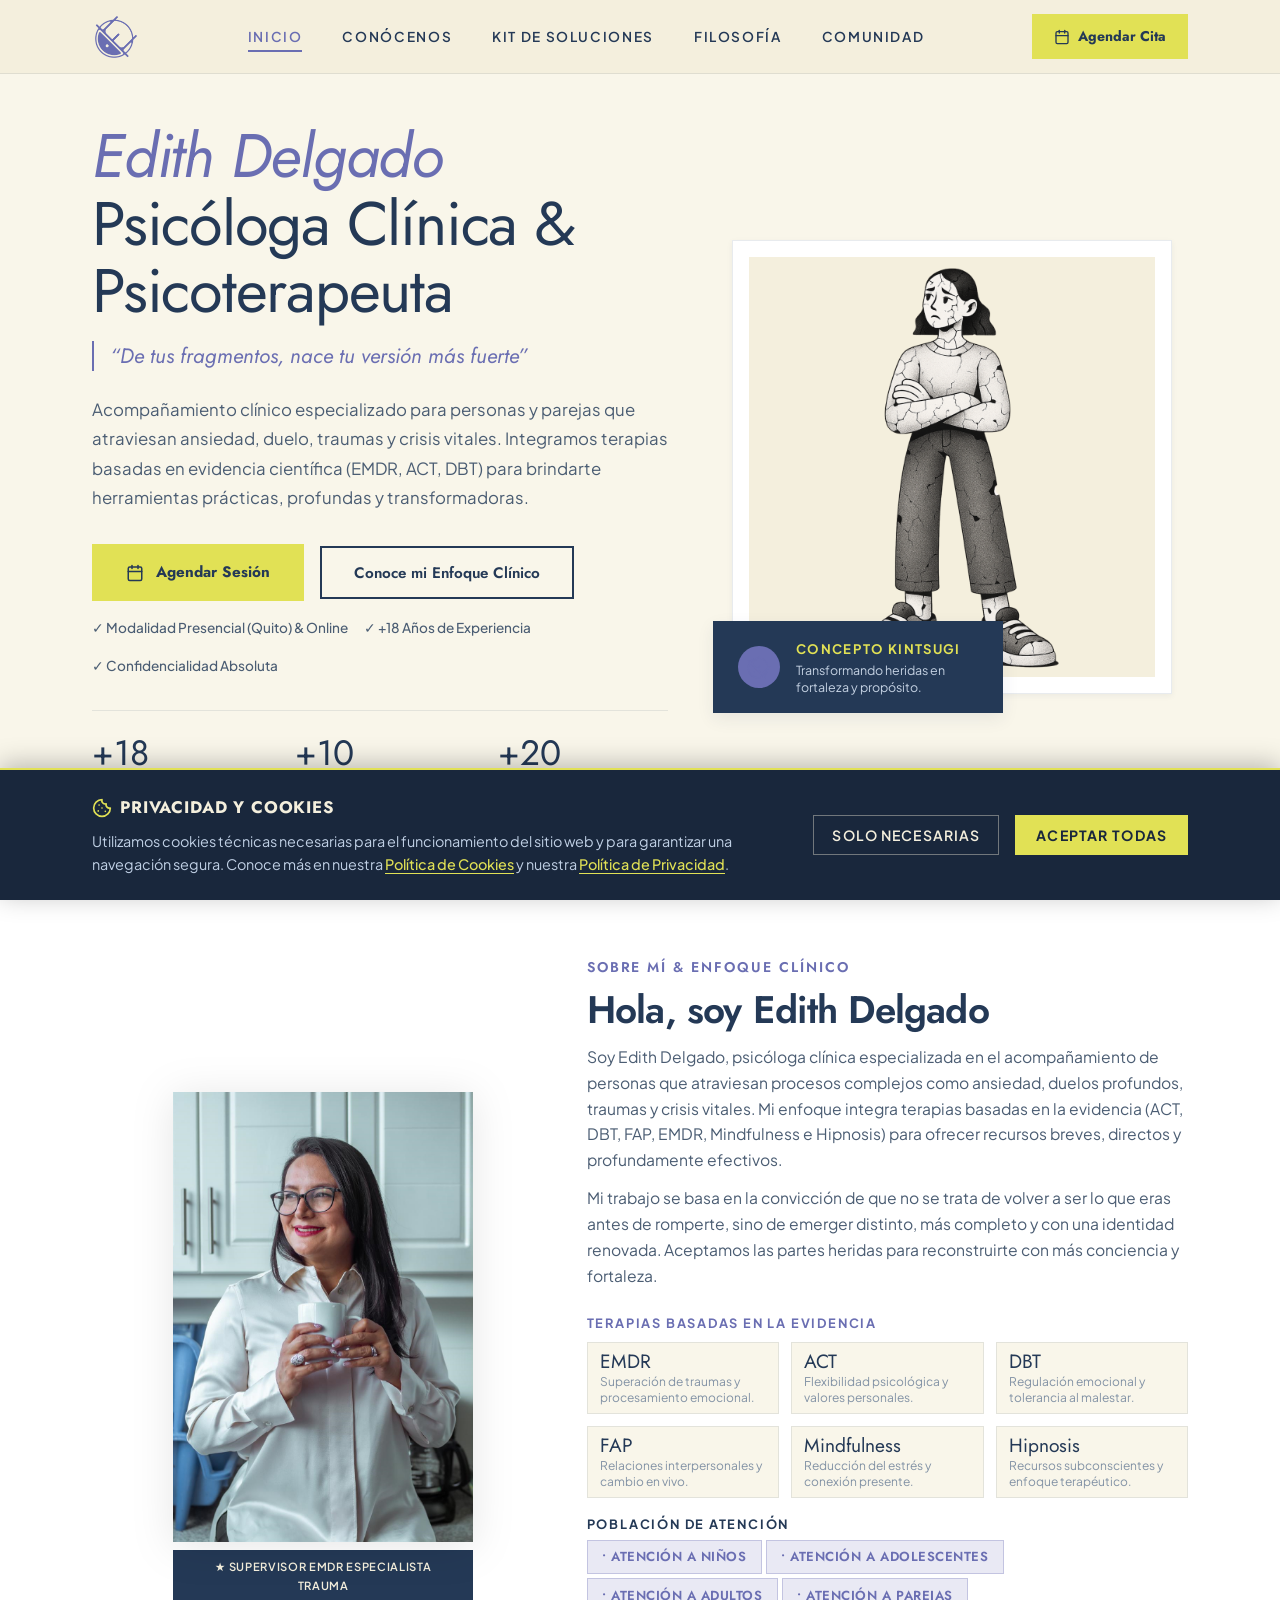
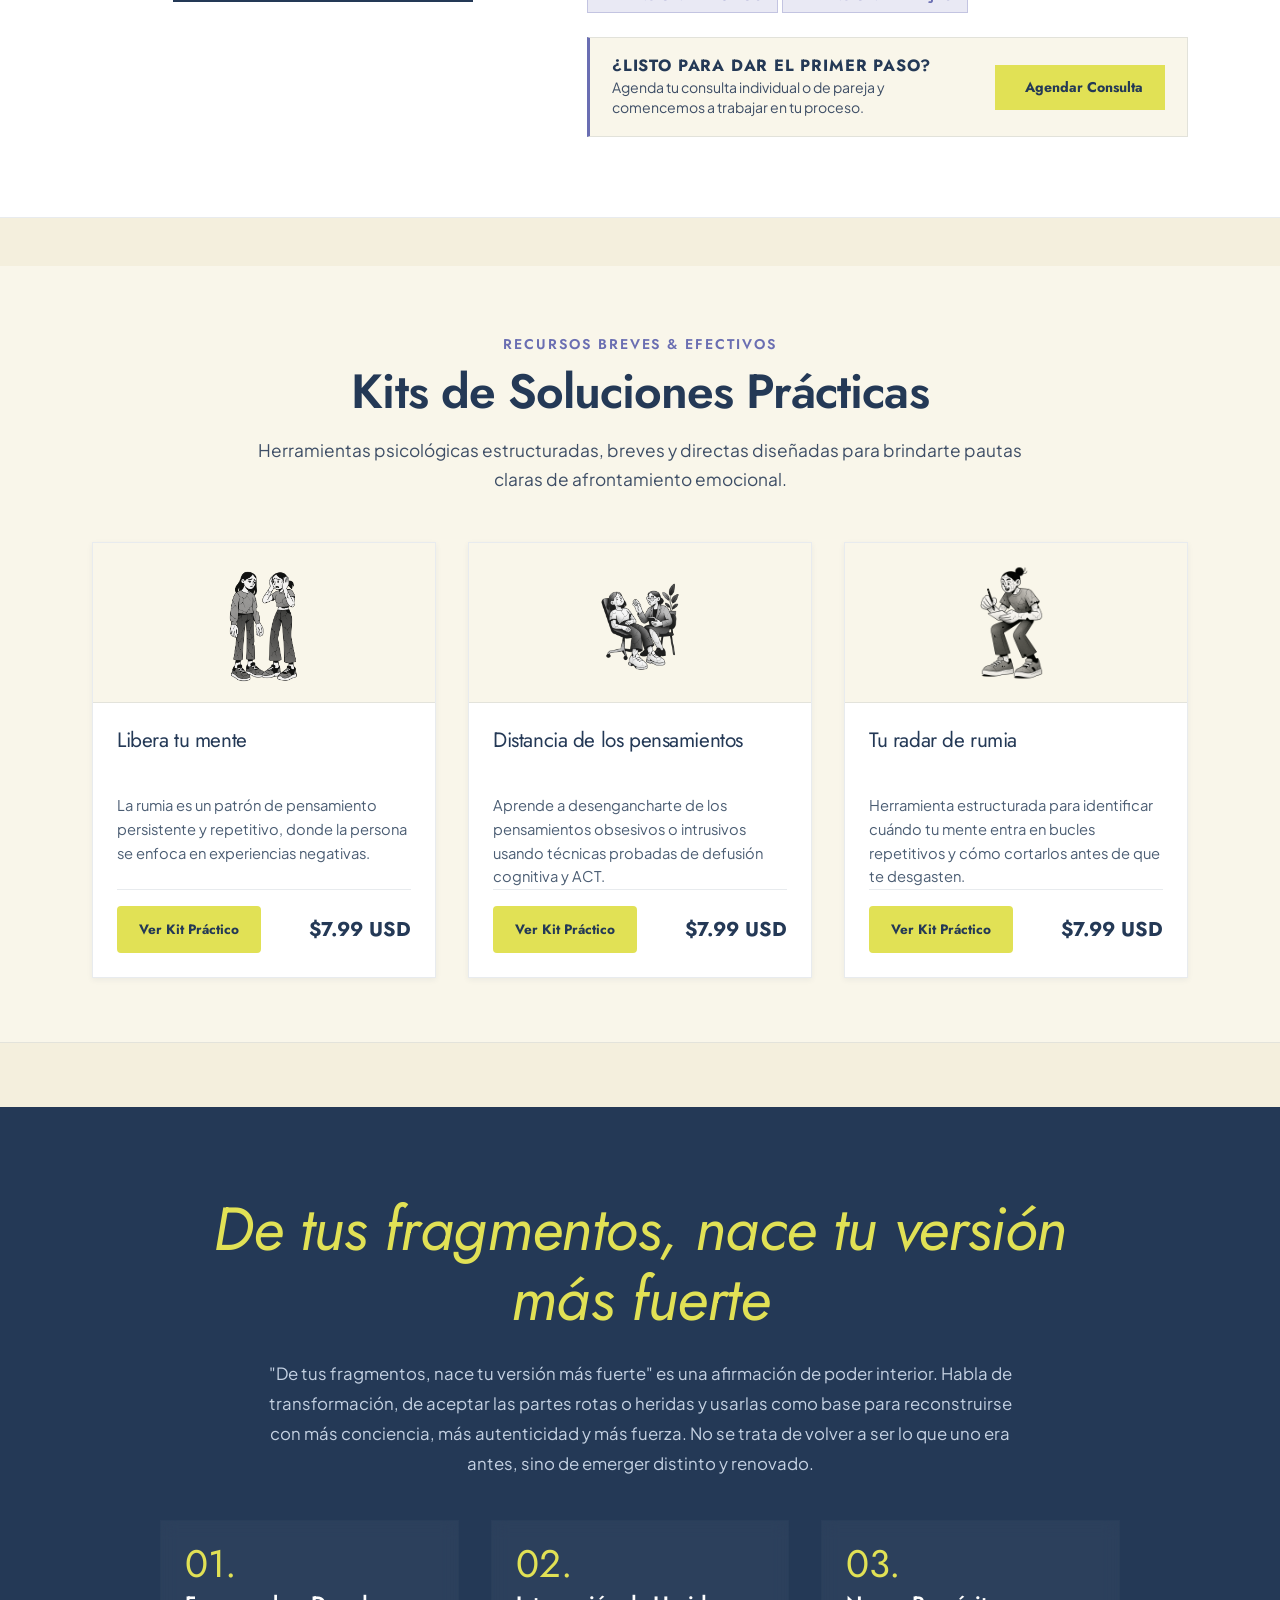
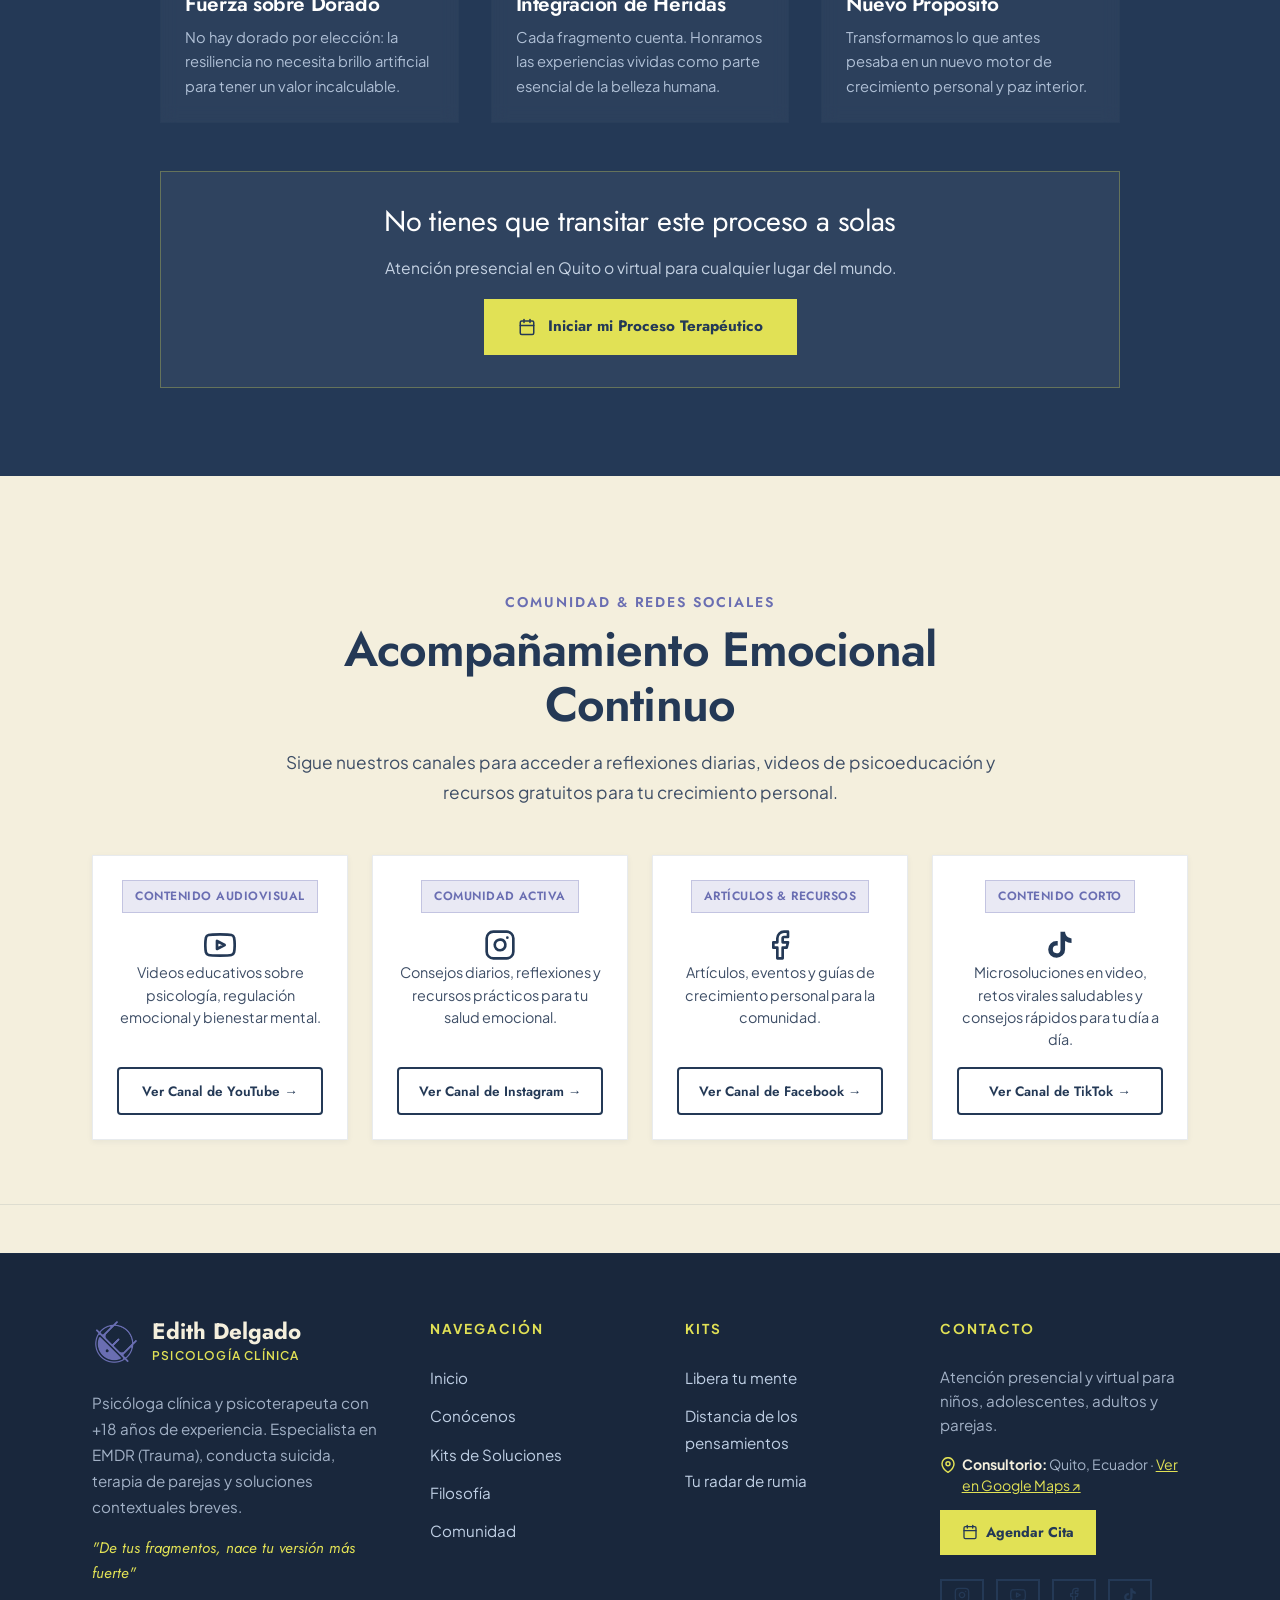
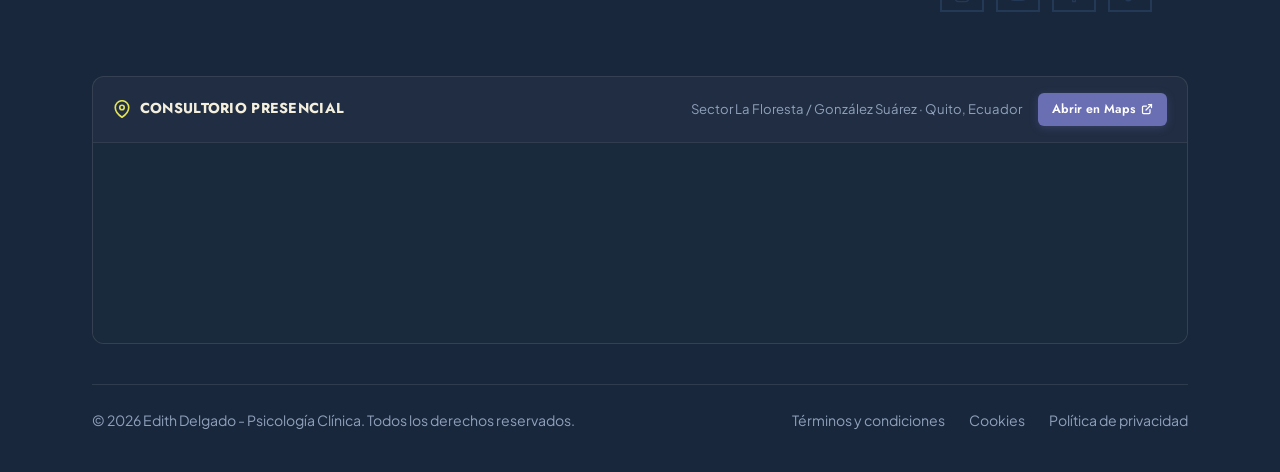
<file: index.html>
<!DOCTYPE html>
<html lang="es">

<head>
  <meta charset="UTF-8" />
  <meta name="viewport" content="width=device-width, initial-scale=1.0" />
  <title>Edith Delgado | Psicologa Clinica, EMDR y Terapias Contextuales</title>

  <!-- SEO y OpenGraph -->
  <meta name="description"
    content="Edith Delgado, psicologa clinica con mas de 18 años de experiencia. Especialista en EMDR (Trauma), conducta suicida, terapia de parejas y terapias contextuales (ACT, DBT, FAP, Mindfulness, Hipnosis)." />
  <meta name="author" content="Edith Delgado" />
  <meta property="og:title" content="Edith Delgado - De tus fragmentos, nace tu version mas fuerte" />
  <meta property="og:description"
    content="Psicologia clinica y psicoterapia basada en evidencia. Atencion a ninos, adolescentes, adultos y parejas. Kits de Soluciones Practicas." />
  <meta property="og:image" content="./Logo.png" />
  <meta property="og:type" content="website" />
  <meta name="twitter:card" content="summary_large_image" />

  <!-- Favicon -->
  <link rel="icon" type="image/png" href="./Logo.png" />

  <!-- Preconexion a Google Fonts (elimina latencia DNS) -->
  <link rel="preconnect" href="https://fonts.googleapis.com" />
  <link rel="preconnect" href="https://fonts.gstatic.com" crossorigin />

  <!-- Carga critica de fuentes (LCP/FCP) -->
  <link
    href="https://fonts.googleapis.com/css2?family=Jost:wght@500;600;700&family=Plus+Jakarta+Sans:wght@300;400;500;600&display=swap"
    rel="stylesheet" />

  <!-- Precargar la imagen del hero para mejorar LCP -->
  <link rel="preload" as="image" href="./assets/images/characters/251.png" />

  <!-- Hoja de estilos maestra -->
  <link rel="stylesheet" href="./assets/styles/main.css" />
</head>

<body>

  <!-- Nodo de montaje de la aplicacion -->
  <div id="app"></div>

  <!-- Script de entrada ES6 modular (defer implicito en type=module para mejorar TTI) -->
  <script type="module" src="./src/main.js"></script>

</body>

</html>
</file>
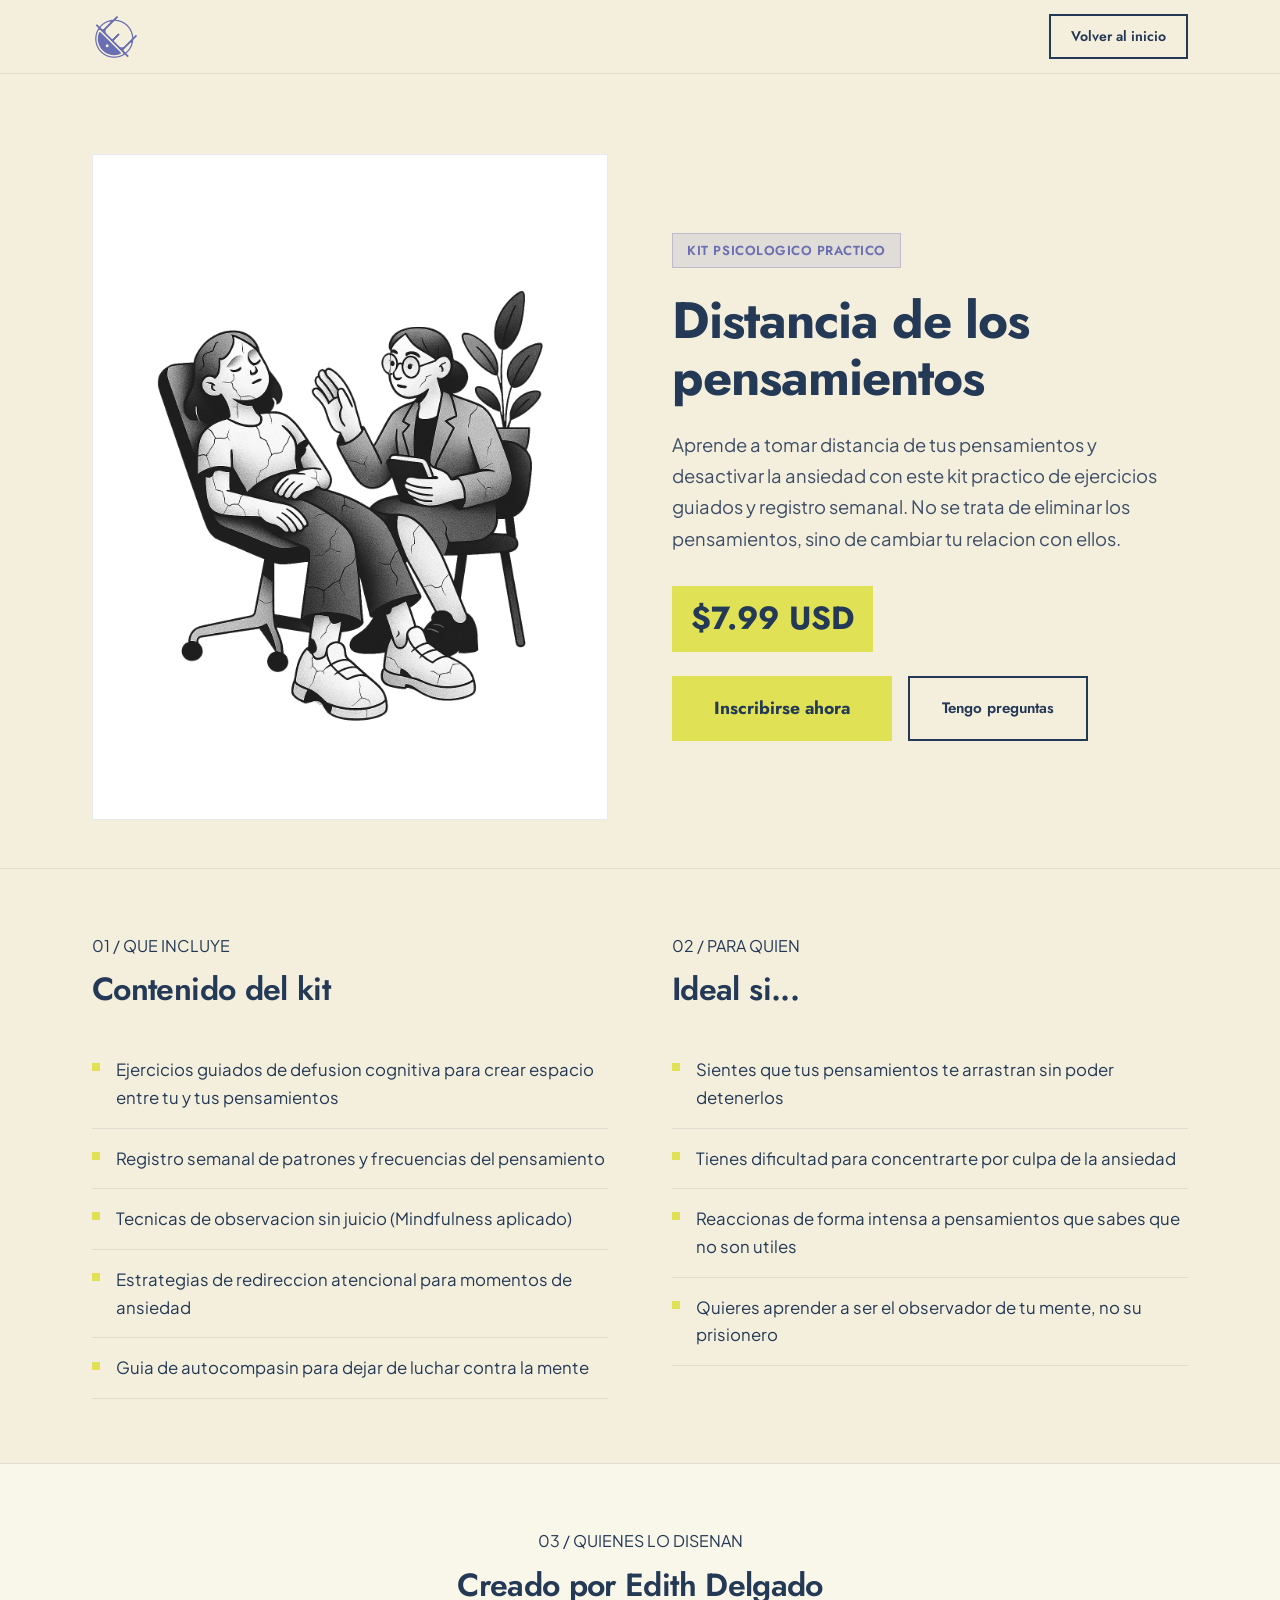
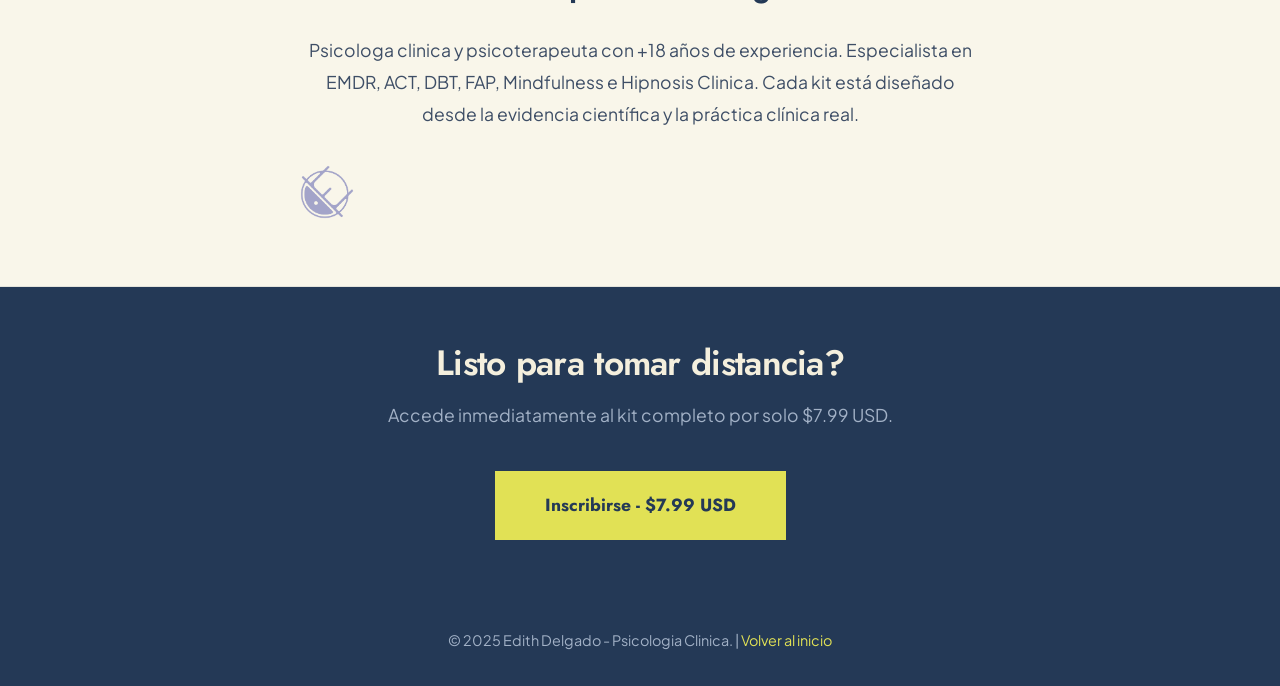
<file: course/distancia-de-los-pensamientos/index.html>
<!DOCTYPE html>
<html lang="es">

<head>
  <meta charset="UTF-8" />
  <meta name="viewport" content="width=device-width, initial-scale=1.0" />
  <title>Distancia de los pensamientos | Edith Delgado - Kit Practico</title>
  <meta name="description"
    content="Aprende a tomar distancia de tus pensamientos y desactivar la ansiedad con este kit practico de ejercicios guiados y registro semanal." />
  <meta property="og:title" content="Distancia de los pensamientos - Kit Practico | Edith Delgado" />
  <meta property="og:image" content="../../assets/images/kit-distancia.png" />
  <meta property="og:type" content="product" />

  <link rel="icon" type="image/png" href="../../Logo.png" />
  <link rel="preconnect" href="https://fonts.googleapis.com" />
  <link rel="preconnect" href="https://fonts.gstatic.com" crossorigin />
  <link
    href="https://fonts.googleapis.com/css2?family=Jost:wght@400;500;600;700&family=Plus+Jakarta+Sans:wght@300;400;500;600&display=swap"
    rel="stylesheet" />
  <link rel="stylesheet" href="../../assets/styles/main.css" />
</head>

<body>

  <header class="site-header kit-page-header">
    <div class="container header-container">
      <a href="../../" class="brand-logo">
        <img src="../../Logo.png" alt="Edith Delgado" class="brand-logo-img" width="140" height="40" />
      </a>
      <nav>
        <a href="../../" class="btn btn-outline btn-sm">Volver al inicio</a>
      </nav>
    </div>
  </header>

  <main>
    <section class="kit-hero">
      <div class="container">
        <div class="kit-hero-grid">
          <div class="kit-image-wrap">
            <img src="../../assets/images/kit-distancia.png" alt="Kit: Distancia de los pensamientos" width="400"
              height="300" />
          </div>
          <div>
            <span class="badge badge-indigo kit-badge">Kit Psicologico Practico</span>
            <h1 class="kit-title">Distancia de los pensamientos</h1>
            <p class="kit-description">
              Aprende a tomar distancia de tus pensamientos y desactivar la ansiedad con este kit practico de ejercicios
              guiados y registro semanal. No se trata de eliminar los pensamientos, sino de cambiar tu relacion con
              ellos.
            </p>
            <div class="kit-price-badge">$7.99 USD</div>
            <div class="kit-cta-group">
              <a href="https://payhip.com/b/T1H6B" target="_blank" rel="noopener"
                class="btn btn-accent kit-cta-primary">
                Inscribirse ahora
              </a>
              <a href="https://api.whatsapp.com/send?phone=+593982728303&text=Hola%20Edith!%20Tengo%20preguntas%20sobre%20el%20kit%20Distancia%20de%20los%20pensamientos"
                target="_blank" rel="noopener" class="btn btn-outline">
                Tengo preguntas
              </a>
            </div>
          </div>
        </div>
      </div>
    </section>

    <section class="kit-section">
      <div class="container">
        <div class="kit-section-grid">
          <div>
            <span class="editorial-number">01 / QUE INCLUYE</span>
            <h2 class="kit-section-heading">Contenido del kit</h2>
            <ul class="kit-features-list">
              <li>Ejercicios guiados de defusion cognitiva para crear espacio entre tu y tus pensamientos</li>
              <li>Registro semanal de patrones y frecuencias del pensamiento</li>
              <li>Tecnicas de observacion sin juicio (Mindfulness aplicado)</li>
              <li>Estrategias de redireccion atencional para momentos de ansiedad</li>
              <li>Guia de autocompasin para dejar de luchar contra la mente</li>
            </ul>
          </div>
          <div>
            <span class="editorial-number">02 / PARA QUIEN</span>
            <h2 class="kit-section-heading">Ideal si...</h2>
            <ul class="kit-features-list">
              <li>Sientes que tus pensamientos te arrastran sin poder detenerlos</li>
              <li>Tienes dificultad para concentrarte por culpa de la ansiedad</li>
              <li>Reaccionas de forma intensa a pensamientos que sabes que no son utiles</li>
              <li>Quieres aprender a ser el observador de tu mente, no su prisionero</li>
            </ul>
          </div>
        </div>
      </div>
    </section>

    <section class="kit-section kit-about-section">
      <div class="container kit-about-content">
        <span class="editorial-number">03 / QUIENES LO DISENAN</span>
        <h2 class="kit-section-heading">Creado por Edith Delgado</h2>
        <p class="kit-about-text">
          Psicologa clinica y psicoterapeuta con +18 años de experiencia. Especialista en EMDR, ACT, DBT, FAP,
          Mindfulness e Hipnosis Clinica. Cada kit está diseñado desde la evidencia científica y la práctica clínica
          real.
        </p>
        <img src="../../Logo.png" alt="Logo Edith Delgado" class="kit-about-logo" width="auto" height="60" />
      </div>
    </section>

    <section class="kit-cta-bar">
      <div class="container kit-cta-bar-content">
        <h2>Listo para tomar distancia?</h2>
        <p>Accede inmediatamente al kit completo por solo $7.99 USD.</p>
        <a href="https://payhip.com/b/T1H6B" target="_blank" rel="noopener"
          class="btn btn-accent kit-cta-bar-btn">
          Inscribirse - $7.99 USD
        </a>
      </div>
    </section>
  </main>

  <footer class="kit-simple-footer">
    <div class="container">
      <p>
        &copy; 2025 Edith Delgado - Psicologia Clinica. |
        <a href="../../">Volver al inicio</a>
      </p>
    </div>
  </footer>

  <script type="module" src="../../src/utils/cleanNavigation.js"></script>
</body>

</html>
</file>
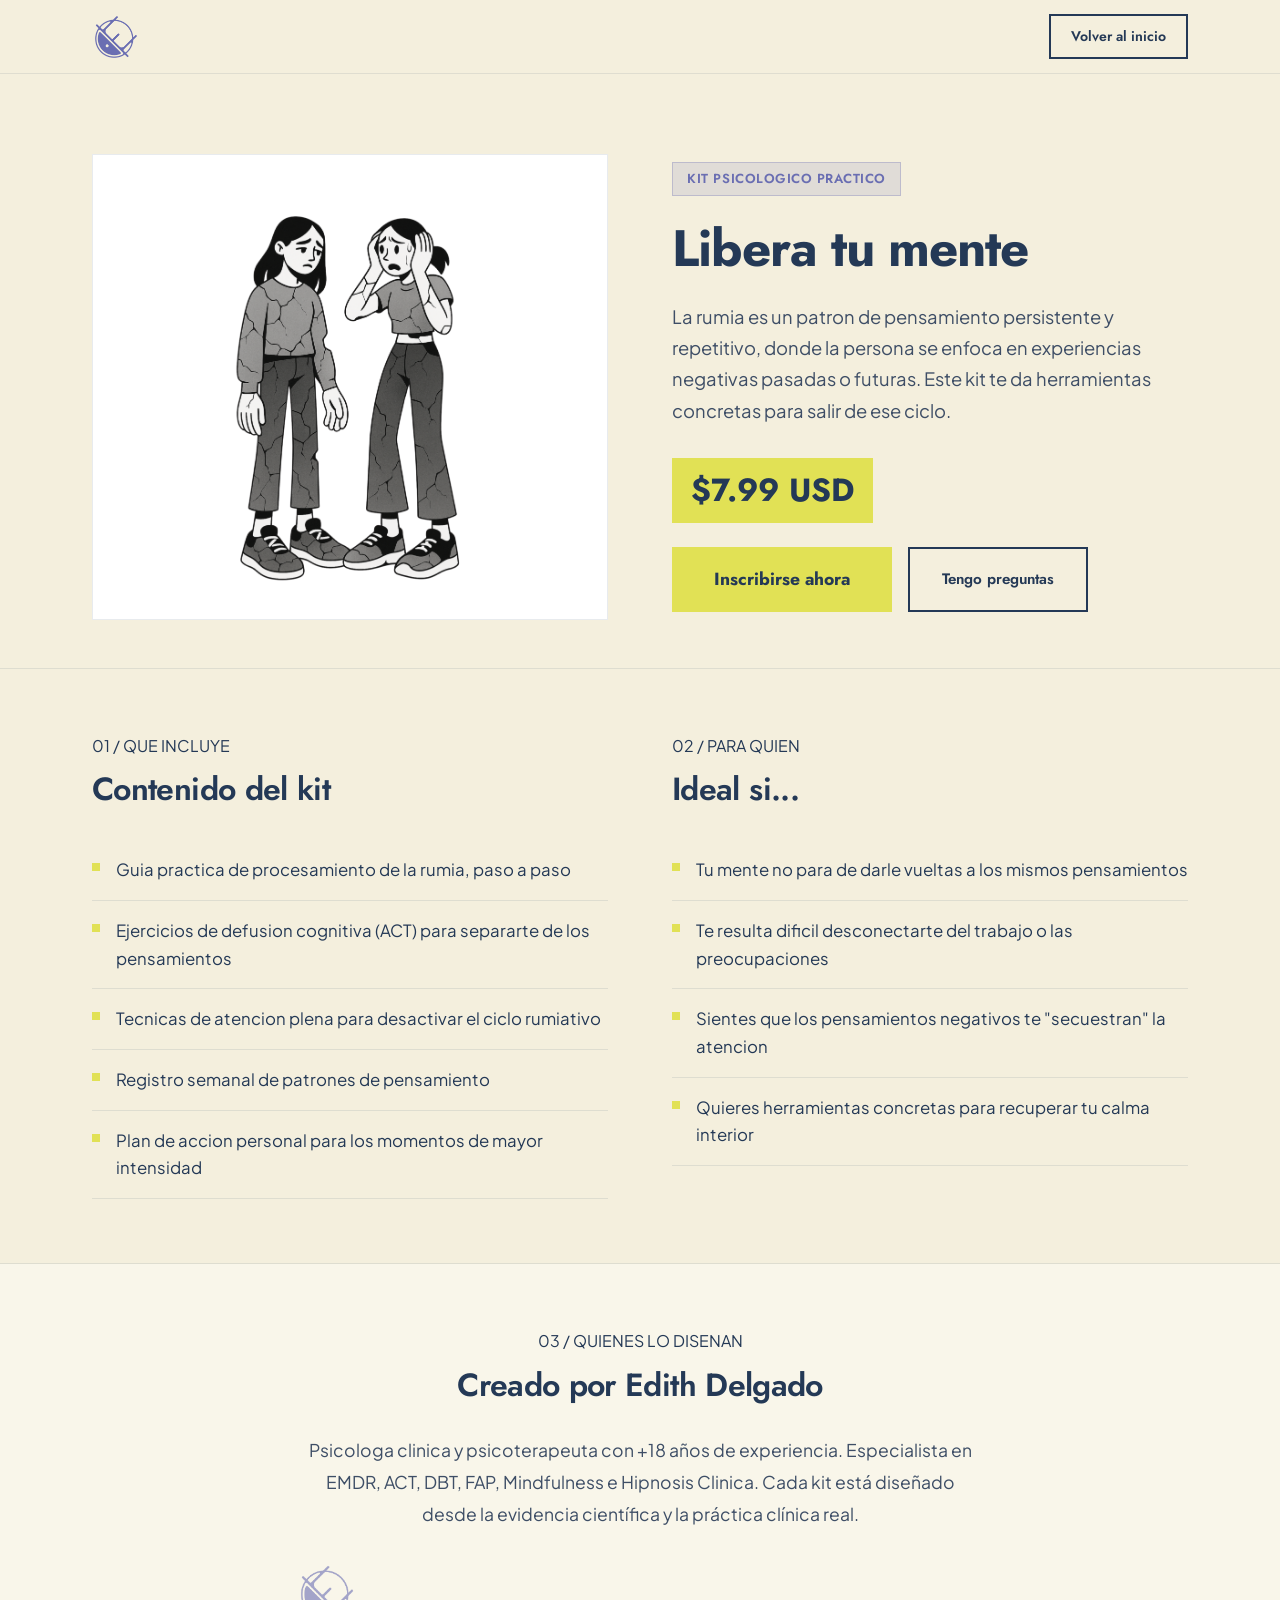
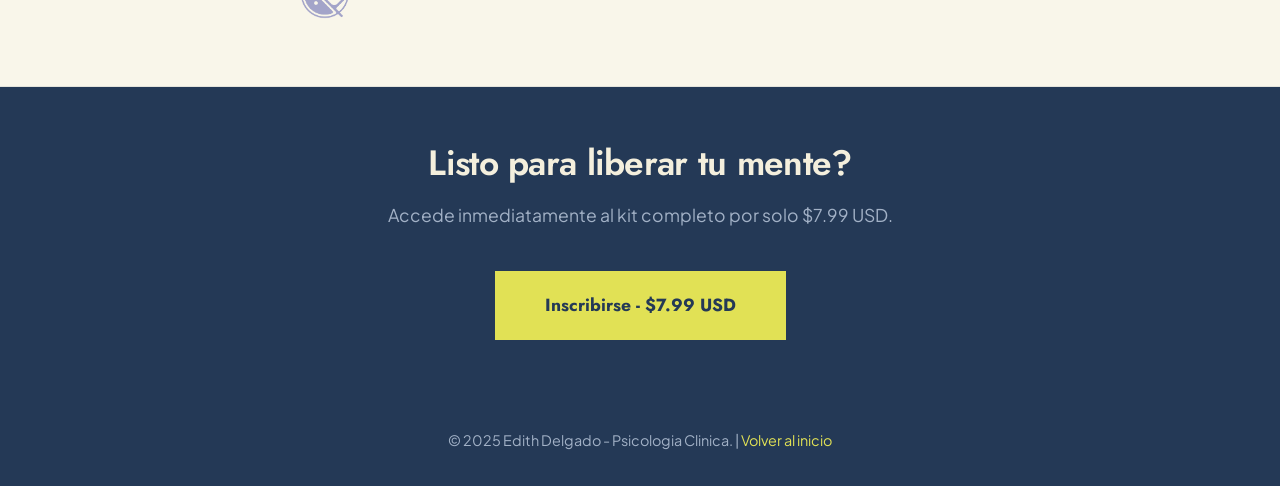
<file: course/liberatumente/index.html>
<!DOCTYPE html>
<html lang="es">

<head>
  <meta charset="UTF-8" />
  <meta name="viewport" content="width=device-width, initial-scale=1.0" />
  <title>Libera tu mente | Edith Delgado - Kit Practico Psicologico</title>
  <meta name="description"
    content="La rumia es un patron de pensamiento persistente y repetitivo. Aprende a liberarte con este kit practico de ejercicios psicologicos." />
  <meta property="og:title" content="Libera tu mente - Kit Practico | Edith Delgado" />
  <meta property="og:image" content="../../assets/images/kit-libera-mente.png" />
  <meta property="og:type" content="product" />

  <link rel="icon" type="image/png" href="../../Logo.png" />
  <link rel="preconnect" href="https://fonts.googleapis.com" />
  <link rel="preconnect" href="https://fonts.gstatic.com" crossorigin />
  <link
    href="https://fonts.googleapis.com/css2?family=Jost:wght@400;500;600;700&family=Plus+Jakarta+Sans:wght@300;400;500;600&display=swap"
    rel="stylesheet" />
  <link rel="stylesheet" href="../../assets/styles/main.css" />
</head>

<body>

  <!-- Header de navegacion simple -->
  <header class="site-header kit-page-header">
    <div class="container header-container">
      <a href="../../" class="brand-logo">
        <img src="../../Logo.png" alt="Edith Delgado" class="brand-logo-img" width="140" height="40" />
      </a>
      <nav>
        <a href="../../" class="btn btn-outline btn-sm">Volver al inicio</a>
      </nav>
    </div>
  </header>

  <main>
    <!-- Hero del kit -->
    <section class="kit-hero">
      <div class="container">
        <div class="kit-hero-grid">
          <div class="kit-image-wrap">
            <img src="../../assets/images/kit-libera-mente.png" alt="Kit: Libera tu mente" width="400" height="300" />
          </div>
          <div>
            <span class="badge badge-indigo kit-badge">Kit Psicologico Practico</span>
            <h1 class="kit-title">Libera tu mente</h1>
            <p class="kit-description">
              La rumia es un patron de pensamiento persistente y repetitivo, donde la persona se enfoca en experiencias
              negativas pasadas o futuras. Este kit te da herramientas concretas para salir de ese ciclo.
            </p>
            <div class="kit-price-badge">$7.99 USD</div>
            <div class="kit-cta-group">
              <a href="https://payhip.com/b/cpE1D" target="_blank" rel="noopener"
                class="btn btn-accent kit-cta-primary">
                Inscribirse ahora
              </a>
              <a href="https://api.whatsapp.com/send?phone=+593982728303&text=Hola%20Edith!%20Tengo%20preguntas%20sobre%20el%20kit%20Libera%20tu%20mente"
                target="_blank" rel="noopener" class="btn btn-outline">
                Tengo preguntas
              </a>
            </div>
          </div>
        </div>
      </div>
    </section>

    <!-- Que incluye -->
    <section class="kit-section">
      <div class="container">
        <div class="kit-section-grid">
          <div>
            <span class="editorial-number">01 / QUE INCLUYE</span>
            <h2 class="kit-section-heading">Contenido del kit</h2>
            <ul class="kit-features-list">
              <li>Guia practica de procesamiento de la rumia, paso a paso</li>
              <li>Ejercicios de defusion cognitiva (ACT) para separarte de los pensamientos</li>
              <li>Tecnicas de atencion plena para desactivar el ciclo rumiativo</li>
              <li>Registro semanal de patrones de pensamiento</li>
              <li>Plan de accion personal para los momentos de mayor intensidad</li>
            </ul>
          </div>
          <div>
            <span class="editorial-number">02 / PARA QUIEN</span>
            <h2 class="kit-section-heading">Ideal si...</h2>
            <ul class="kit-features-list">
              <li>Tu mente no para de darle vueltas a los mismos pensamientos</li>
              <li>Te resulta dificil desconectarte del trabajo o las preocupaciones</li>
              <li>Sientes que los pensamientos negativos te "secuestran" la atencion</li>
              <li>Quieres herramientas concretas para recuperar tu calma interior</li>
            </ul>
          </div>
        </div>
      </div>
    </section>

    <!-- Sobre Edith -->
    <section class="kit-section kit-about-section">
      <div class="container kit-about-content">
        <span class="editorial-number">03 / QUIENES LO DISENAN</span>
        <h2 class="kit-section-heading">Creado por Edith Delgado</h2>
        <p class="kit-about-text">
          Psicologa clinica y psicoterapeuta con +18 años de experiencia. Especialista en EMDR, ACT, DBT, FAP,
          Mindfulness e Hipnosis Clinica. Cada kit está diseñado desde la evidencia científica y la práctica clínica
          real.
        </p>
        <img src="../../Logo.png" alt="Logo Edith Delgado" class="kit-about-logo" width="auto" height="60" />
      </div>
    </section>

    <!-- CTA final -->
    <section class="kit-cta-bar">
      <div class="container kit-cta-bar-content">
        <h2>Listo para liberar tu mente?</h2>
        <p>Accede inmediatamente al kit completo por solo $7.99 USD.</p>
        <a href="https://payhip.com/b/cpE1D" target="_blank" rel="noopener"
          class="btn btn-accent kit-cta-bar-btn">
          Inscribirse - $7.99 USD
        </a>
      </div>
    </section>
  </main>

  <!-- Footer simple -->
  <footer class="kit-simple-footer">
    <div class="container">
      <p>
        &copy; 2025 Edith Delgado - Psicologia Clinica. |
        <a href="../../">Volver al inicio</a>
      </p>
  </footer>

  <script type="module" src="../../src/utils/cleanNavigation.js"></script>
</body>

</html>
</file>
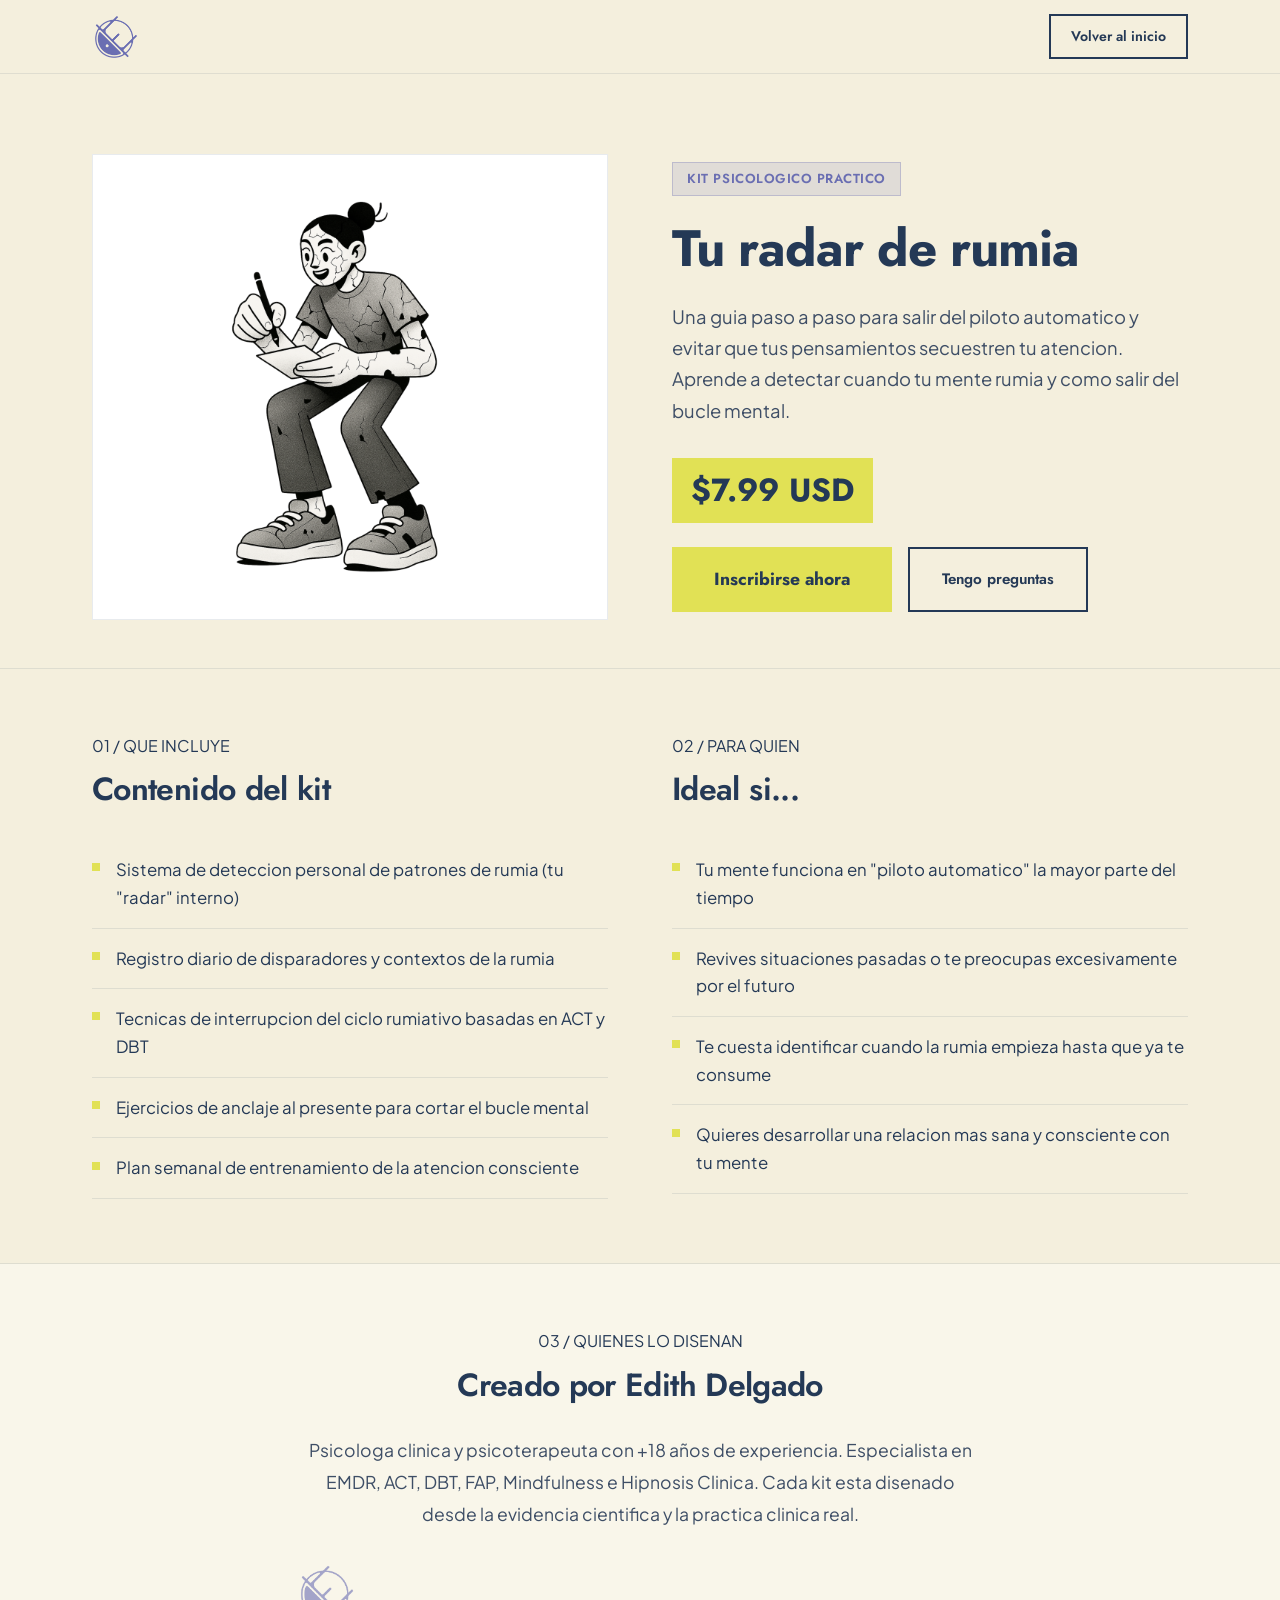
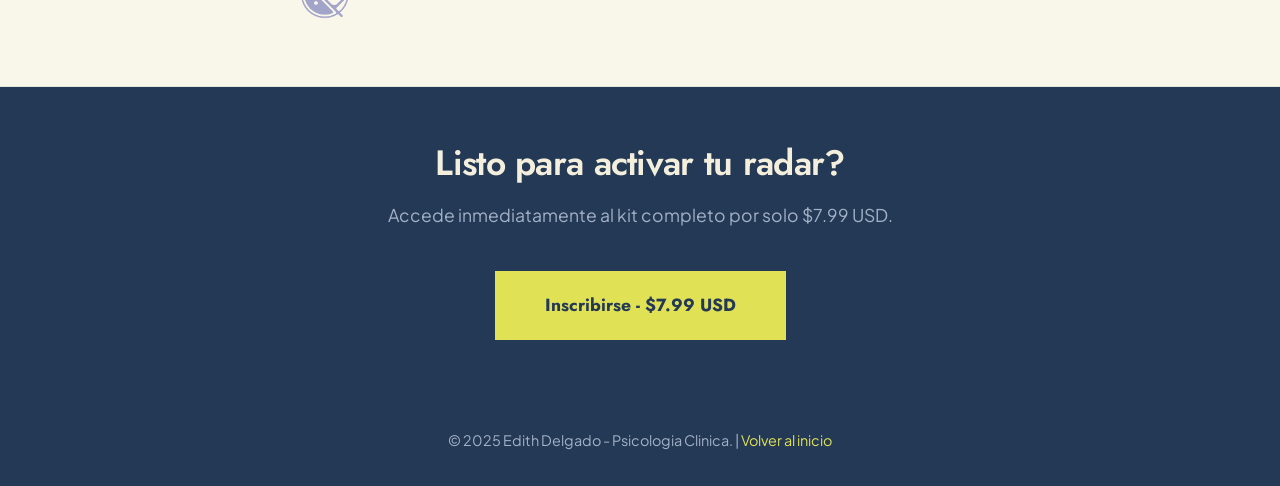
<file: course/radar-de-rumia/index.html>
<!DOCTYPE html>
<html lang="es">

<head>
  <meta charset="UTF-8" />
  <meta name="viewport" content="width=device-width, initial-scale=1.0" />
  <title>Tu radar de rumia | Edith Delgado - Kit Practico</title>
  <meta name="description"
    content="Una guia paso a paso para salir del piloto automatico y evitar que tus pensamientos secuestren tu atencion." />
  <meta property="og:title" content="Tu radar de rumia - Kit Practico | Edith Delgado" />
  <meta property="og:image" content="../../assets/images/kit-radar.png" />
  <meta property="og:type" content="product" />

  <link rel="icon" type="image/png" href="../../Logo.png" />
  <link rel="preconnect" href="https://fonts.googleapis.com" />
  <link rel="preconnect" href="https://fonts.gstatic.com" crossorigin />
  <link
    href="https://fonts.googleapis.com/css2?family=Jost:wght@400;500;600;700&family=Plus+Jakarta+Sans:wght@300;400;500;600&display=swap"
    rel="stylesheet" />
  <link rel="stylesheet" href="../../assets/styles/main.css" />
</head>

<body>

  <header class="site-header kit-page-header">
    <div class="container header-container">
      <a href="../../" class="brand-logo">
        <img src="../../Logo.png" alt="Edith Delgado" class="brand-logo-img" width="140" height="40" />
      </a>
      <nav>
        <a href="../../" class="btn btn-outline btn-sm">Volver al inicio</a>
      </nav>
    </div>
  </header>

  <main>
    <section class="kit-hero">
      <div class="container">
        <div class="kit-hero-grid">
          <div class="kit-image-wrap">
            <img src="../../assets/images/kit-radar.png" alt="Kit: Tu radar de rumia" width="400" height="300" />
          </div>
          <div>
            <span class="badge badge-indigo kit-badge">Kit Psicologico Practico</span>
            <h1 class="kit-title">Tu radar de rumia</h1>
            <p class="kit-description">
              Una guia paso a paso para salir del piloto automatico y evitar que tus pensamientos secuestren tu
              atencion. Aprende a detectar cuando tu mente rumia y como salir del bucle mental.
            </p>
            <div class="kit-price-badge">$7.99 USD</div>
            <div class="kit-cta-group">
              <a href="https://payhip.com/b/zEGnC" target="_blank" rel="noopener"
                class="btn btn-accent kit-cta-primary">
                Inscribirse ahora
              </a>
              <a href="https://api.whatsapp.com/send?phone=+593982728303&text=Hola%20Edith!%20Tengo%20preguntas%20sobre%20el%20kit%20Tu%20radar%20de%20rumia"
                target="_blank" rel="noopener" class="btn btn-outline">
                Tengo preguntas
              </a>
            </div>
          </div>
        </div>
      </div>
    </section>

    <section class="kit-section">
      <div class="container">
        <div class="kit-section-grid">
          <div>
            <span class="editorial-number">01 / QUE INCLUYE</span>
            <h2 class="kit-section-heading">Contenido del kit</h2>
            <ul class="kit-features-list">
              <li>Sistema de deteccion personal de patrones de rumia (tu "radar" interno)</li>
              <li>Registro diario de disparadores y contextos de la rumia</li>
              <li>Tecnicas de interrupcion del ciclo rumiativo basadas en ACT y DBT</li>
              <li>Ejercicios de anclaje al presente para cortar el bucle mental</li>
              <li>Plan semanal de entrenamiento de la atencion consciente</li>
            </ul>
          </div>
          <div>
            <span class="editorial-number">02 / PARA QUIEN</span>
            <h2 class="kit-section-heading">Ideal si...</h2>
            <ul class="kit-features-list">
              <li>Tu mente funciona en "piloto automatico" la mayor parte del tiempo</li>
              <li>Revives situaciones pasadas o te preocupas excesivamente por el futuro</li>
              <li>Te cuesta identificar cuando la rumia empieza hasta que ya te consume</li>
              <li>Quieres desarrollar una relacion mas sana y consciente con tu mente</li>
            </ul>
          </div>
        </div>
      </div>
    </section>

    <section class="kit-section kit-about-section">
      <div class="container kit-about-content">
        <span class="editorial-number">03 / QUIENES LO DISENAN</span>
        <h2 class="kit-section-heading">Creado por Edith Delgado</h2>
        <p class="kit-about-text">
          Psicologa clinica y psicoterapeuta con +18 años de experiencia. Especialista en EMDR, ACT, DBT, FAP,
          Mindfulness e Hipnosis Clinica. Cada kit esta disenado desde la evidencia cientifica y la practica clinica
          real.
        </p>
        <img src="../../Logo.png" alt="Logo Edith Delgado" class="kit-about-logo" width="auto" height="60" />
      </div>
    </section>

    <section class="kit-cta-bar">
      <div class="container kit-cta-bar-content">
        <h2>Listo para activar tu radar?</h2>
        <p>Accede inmediatamente al kit completo por solo $7.99 USD.</p>
        <a href="https://payhip.com/b/zEGnC" target="_blank" rel="noopener"
          class="btn btn-accent kit-cta-bar-btn">
          Inscribirse - $7.99 USD
        </a>
      </div>
    </section>
  </main>

  <footer class="kit-simple-footer">
    <div class="container">
      <p>
        &copy; 2025 Edith Delgado - Psicologia Clinica. |
        <a href="../../">Volver al inicio</a>
      </p>
    </div>
  </footer>

  <script type="module" src="../../src/utils/cleanNavigation.js"></script>
</body>

</html>
</file>
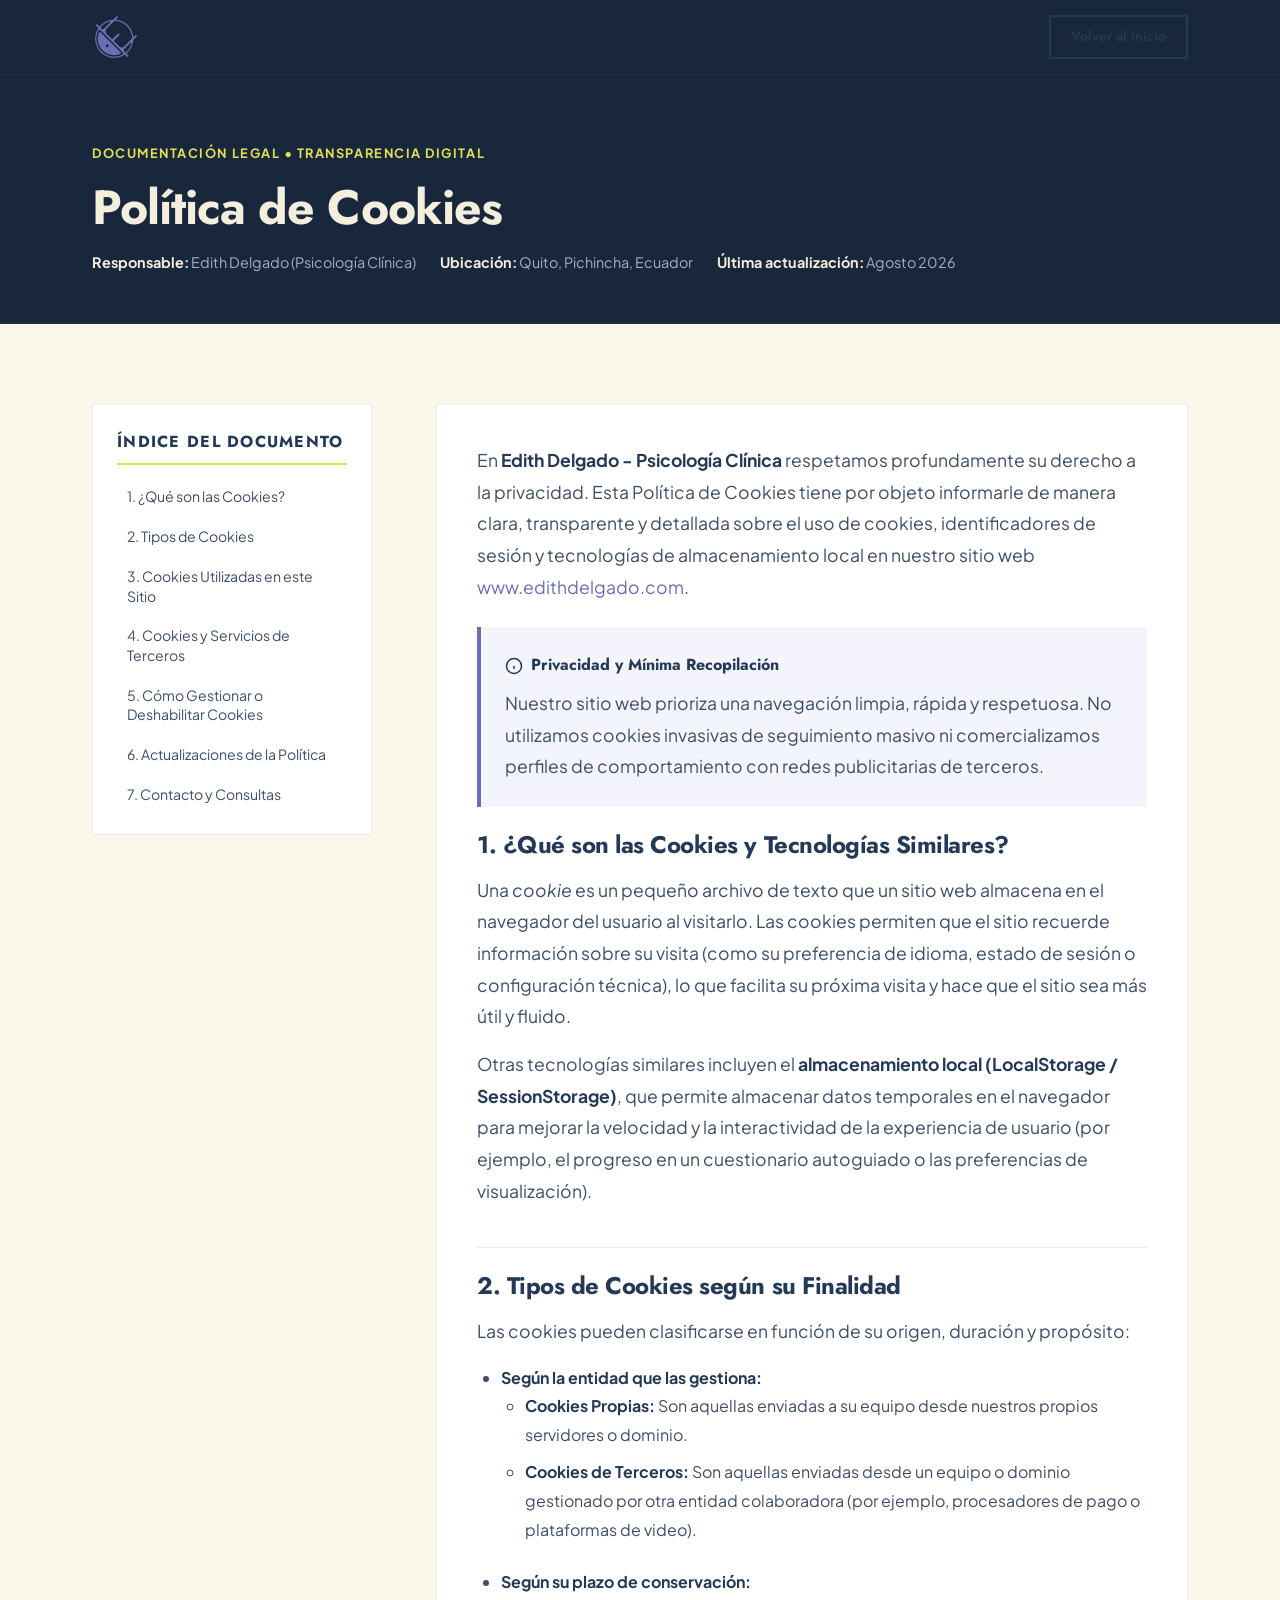
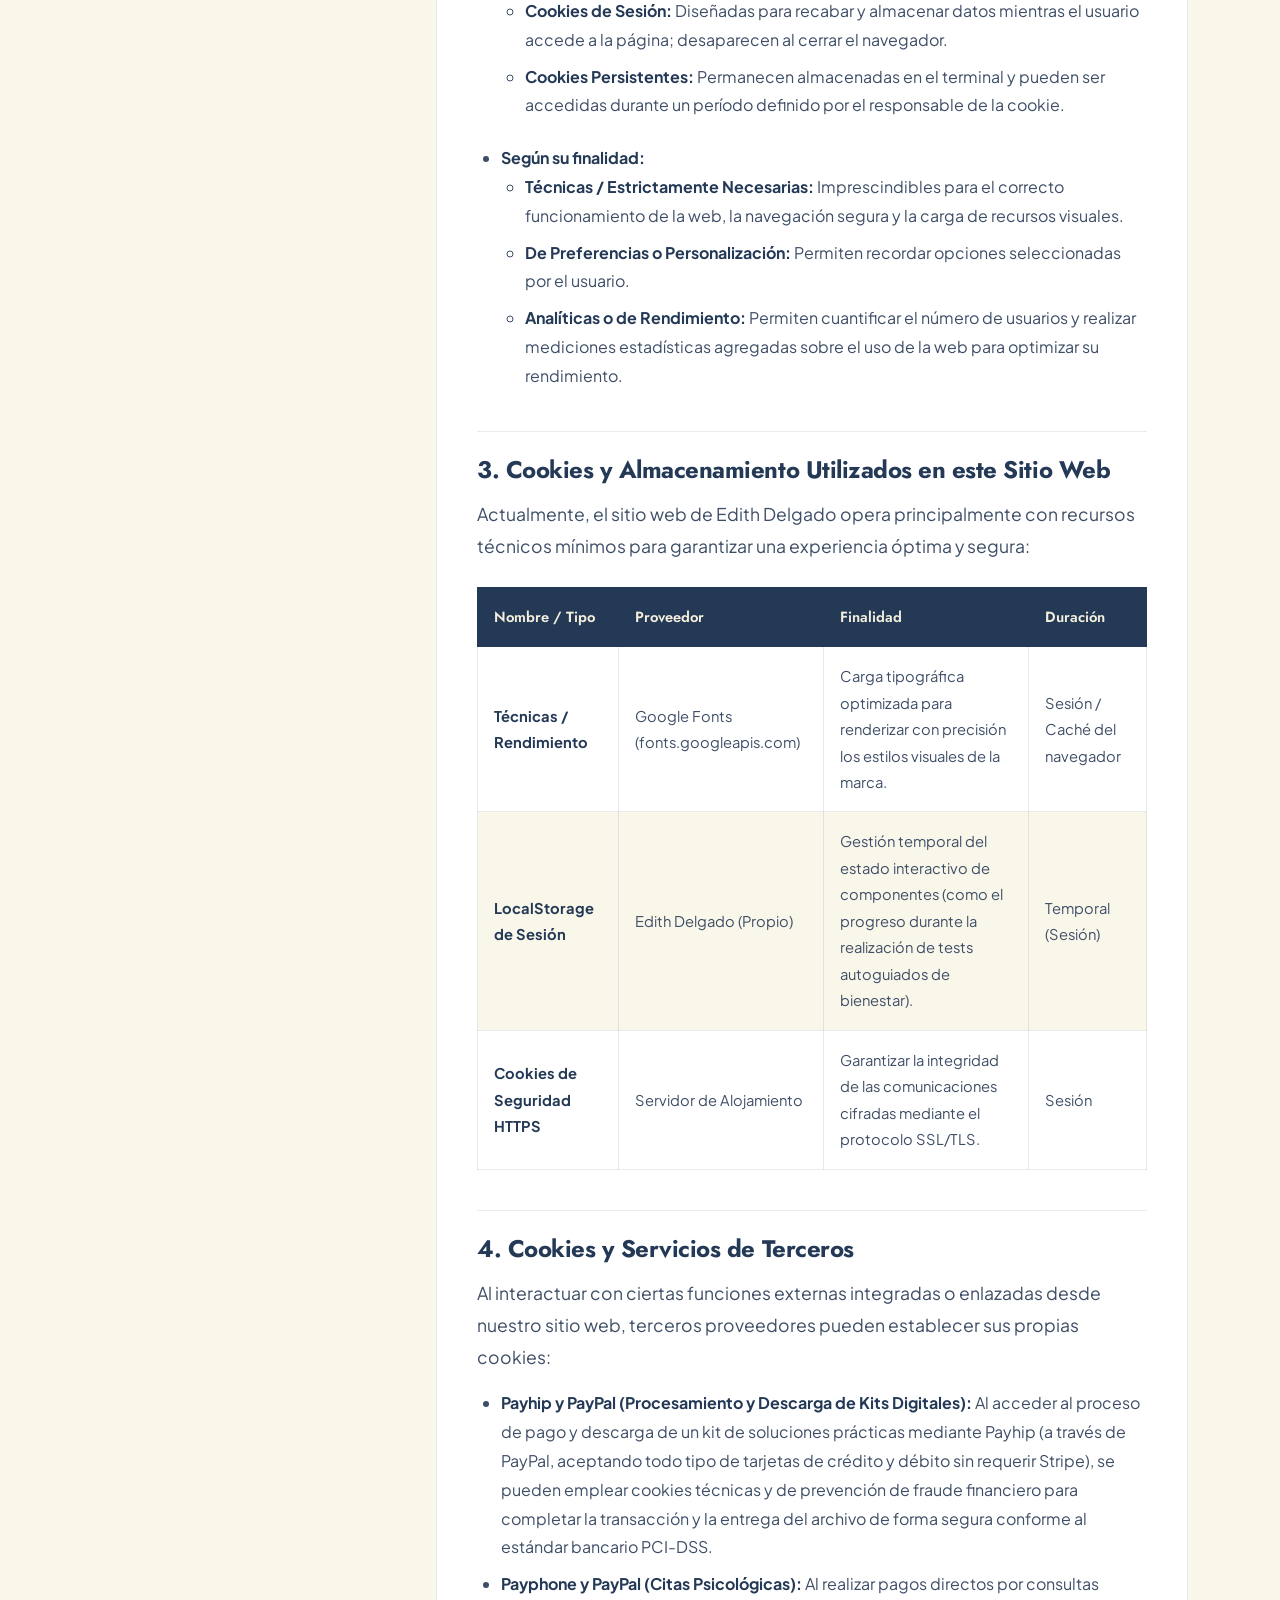
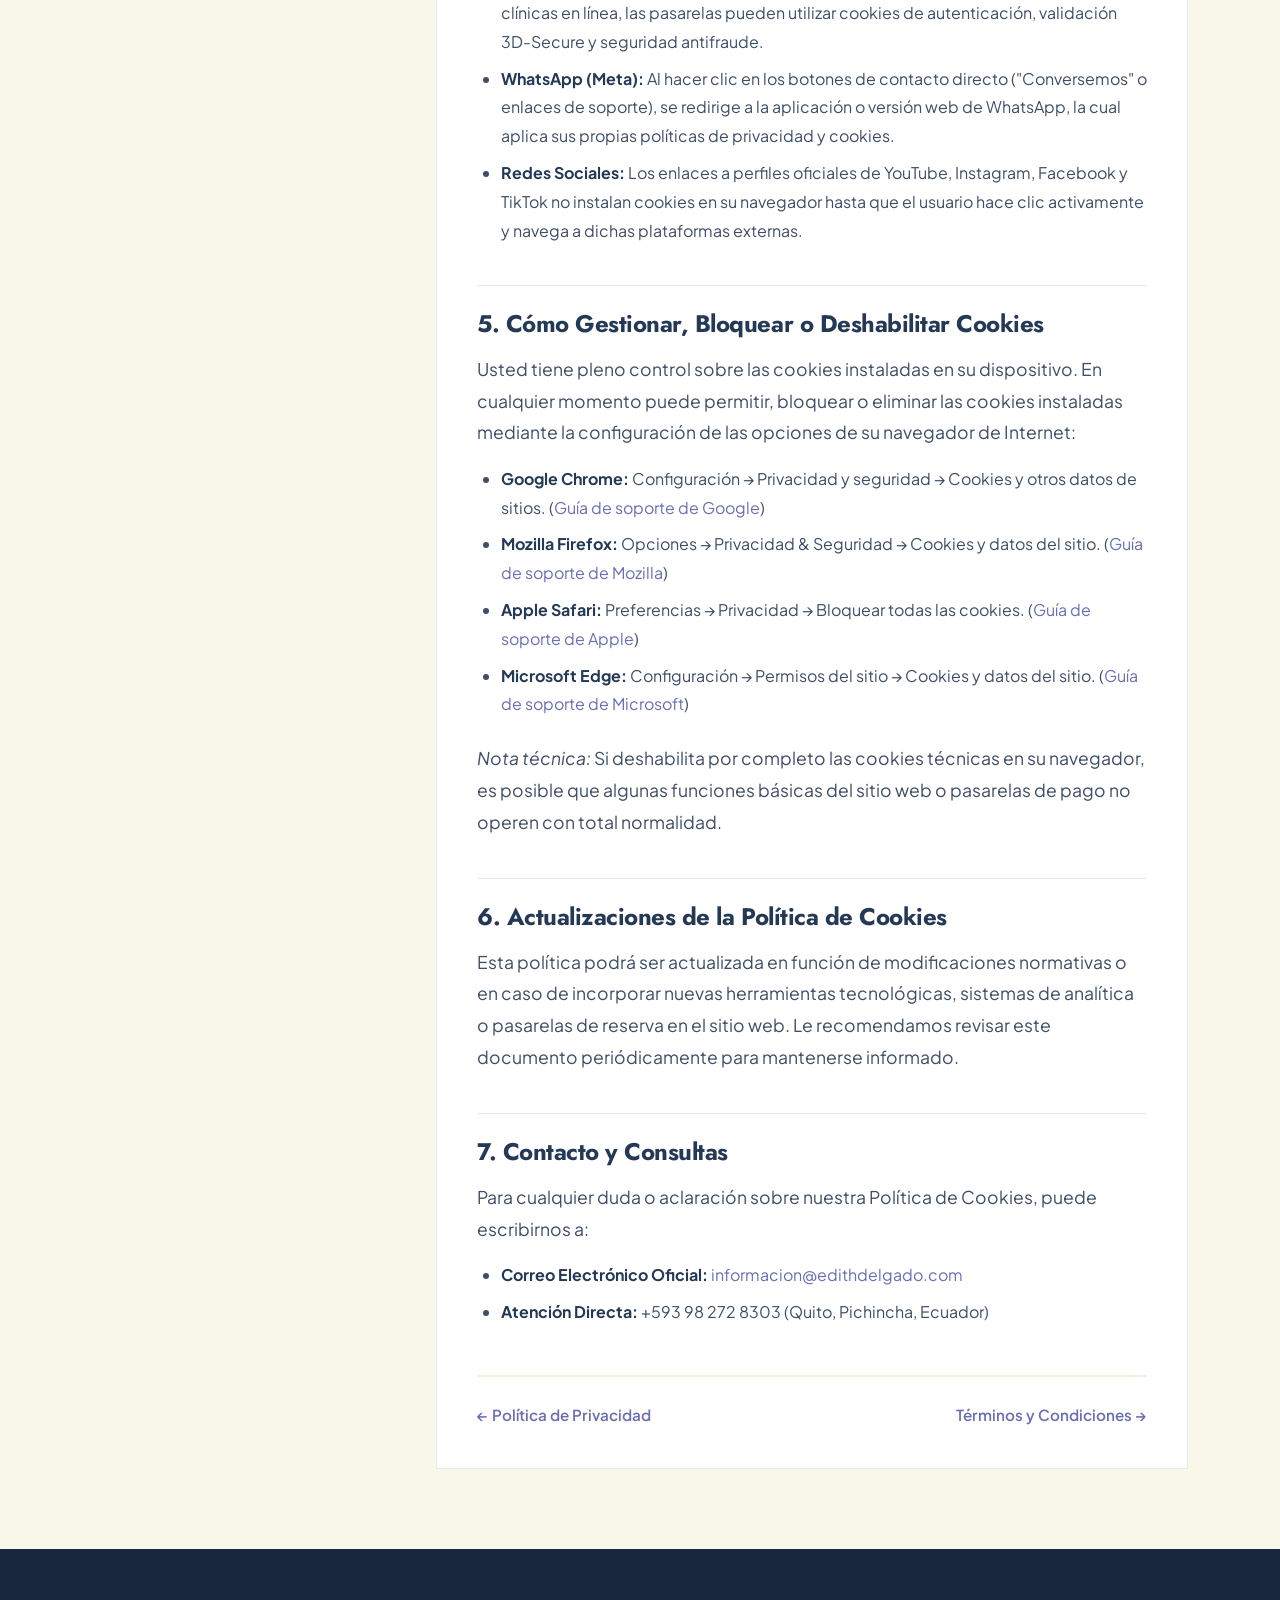
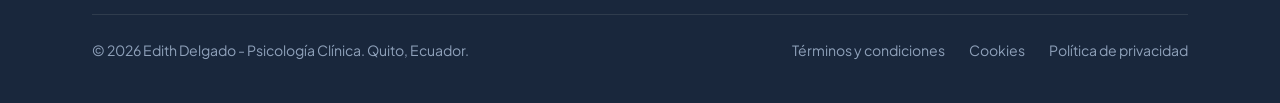
<file: legal/cookies.html>
<!DOCTYPE html>
<html lang="es">

<head>
  <meta charset="UTF-8" />
  <meta name="viewport" content="width=device-width, initial-scale=1.0" />
  <title>Política de Cookies | Edith Delgado - Psicología Clínica</title>
  <meta name="description"
    content="Política de Cookies y Tecnologías de Rastreo del sitio web de Edith Delgado Psicología Clínica. Conoce qué son, cuáles usamos y cómo gestionarlas." />
  <meta property="og:title" content="Política de Cookies | Edith Delgado" />
  <meta property="og:description"
    content="Información clara y transparente sobre el uso de cookies y almacenamiento web." />
  <meta property="og:image" content="../Logo.png" />
  <meta property="og:type" content="website" />

  <link rel="icon" type="image/png" href="../Logo.png" />
  <link rel="preconnect" href="https://fonts.googleapis.com" />
  <link rel="preconnect" href="https://fonts.gstatic.com" crossorigin />
  <link
    href="https://fonts.googleapis.com/css2?family=Jost:wght@500;600;700&family=Plus+Jakarta+Sans:wght@300;400;500;600&display=swap"
    rel="stylesheet" />
  <link rel="stylesheet" href="../assets/styles/main.css" />
</head>

<body>

  <!-- Header de navegación legal -->
  <header class="legal-header">
    <div class="container header-container">
      <a href="../" class="brand-logo" title="Volver al inicio">
        <img src="../Logo.png" alt="Edith Delgado - Logo" class="brand-logo-img" width="140" height="40" />
      </a>
      <nav>
        <a href="../" class="btn btn-outline btn-sm">Volver al inicio</a>
      </nav>
    </div>
  </header>

  <!-- Hero de la página legal -->
  <section class="legal-hero">
    <div class="container">
      <div class="legal-hero-badge">Documentación Legal &bull; Transparencia Digital</div>
      <h1 class="legal-hero-title">Política de Cookies</h1>
      <div class="legal-hero-meta">
        <span><strong>Responsable:</strong> Edith Delgado (Psicología Clínica)</span>
        <span><strong>Ubicación:</strong> Quito, Pichincha, Ecuador</span>
        <span><strong>Última actualización:</strong> Agosto 2026</span>
      </div>
    </div>
  </section>

  <!-- Sección de contenido con índice lateral -->
  <main class="legal-layout-section">
    <div class="container">
      <div class="legal-grid">

        <!-- Índice de Navegación Rápida -->
        <aside class="legal-sidebar">
          <div class="legal-toc-title">Índice del Documento</div>
          <ul class="legal-toc-list">
            <li><a href="#que-son">1. ¿Qué son las Cookies?</a></li>
            <li><a href="#tipos-cookies">2. Tipos de Cookies</a></li>
            <li><a href="#cookies-usadas">3. Cookies Utilizadas en este Sitio</a></li>
            <li><a href="#terceros">4. Cookies y Servicios de Terceros</a></li>
            <li><a href="#como-gestionar">5. Cómo Gestionar o Deshabilitar Cookies</a></li>
            <li><a href="#actualizaciones">6. Actualizaciones de la Política</a></li>
            <li><a href="#contacto-cookies">7. Contacto y Consultas</a></li>
          </ul>
        </aside>

        <!-- Contenido Legal Detallado -->
        <article class="legal-content">

          <p>
            En <strong>Edith Delgado - Psicología Clínica</strong> respetamos profundamente su derecho a la privacidad. Esta Política de Cookies tiene por objeto informarle de manera clara, transparente y detallada sobre el uso de cookies, identificadores de sesión y tecnologías de almacenamiento local en nuestro sitio web <a href="../">www.edithdelgado.com</a>.
          </p>

          <div class="legal-callout alert-info">
            <div class="legal-callout-title">
              <svg width="18" height="18" viewBox="0 0 24 24" fill="none" stroke="currentColor" stroke-width="2"><circle cx="12" cy="12" r="10"/><line x1="12" y1="16" x2="12" y2="12"/><line x1="12" y1="8" x2="12.01" y2="8"/></svg>
              Privacidad y Mínima Recopilación
            </div>
            <p>
              Nuestro sitio web prioriza una navegación limpia, rápida y respetuosa. No utilizamos cookies invasivas de seguimiento masivo ni comercializamos perfiles de comportamiento con redes publicitarias de terceros.
            </p>
          </div>

          <h2 id="que-son">1. ¿Qué son las Cookies y Tecnologías Similares?</h2>
          <p>
            Una <em>cookie</em> es un pequeño archivo de texto que un sitio web almacena en el navegador del usuario al visitarlo. Las cookies permiten que el sitio recuerde información sobre su visita (como su preferencia de idioma, estado de sesión o configuración técnica), lo que facilita su próxima visita y hace que el sitio sea más útil y fluido.
          </p>
          <p>
            Otras tecnologías similares incluyen el <strong>almacenamiento local (LocalStorage / SessionStorage)</strong>, que permite almacenar datos temporales en el navegador para mejorar la velocidad y la interactividad de la experiencia de usuario (por ejemplo, el progreso en un cuestionario autoguiado o las preferencias de visualización).
          </p>

          <h2 id="tipos-cookies">2. Tipos de Cookies según su Finalidad</h2>
          <p>
            Las cookies pueden clasificarse en función de su origen, duración y propósito:
          </p>
          <ul>
            <li><strong>Según la entidad que las gestiona:</strong>
              <ul>
                <li><strong>Cookies Propias:</strong> Son aquellas enviadas a su equipo desde nuestros propios servidores o dominio.</li>
                <li><strong>Cookies de Terceros:</strong> Son aquellas enviadas desde un equipo o dominio gestionado por otra entidad colaboradora (por ejemplo, procesadores de pago o plataformas de video).</li>
              </ul>
            </li>
            <li><strong>Según su plazo de conservación:</strong>
              <ul>
                <li><strong>Cookies de Sesión:</strong> Diseñadas para recabar y almacenar datos mientras el usuario accede a la página; desaparecen al cerrar el navegador.</li>
                <li><strong>Cookies Persistentes:</strong> Permanecen almacenadas en el terminal y pueden ser accedidas durante un período definido por el responsable de la cookie.</li>
              </ul>
            </li>
            <li><strong>Según su finalidad:</strong>
              <ul>
                <li><strong>Técnicas / Estrictamente Necesarias:</strong> Imprescindibles para el correcto funcionamiento de la web, la navegación segura y la carga de recursos visuales.</li>
                <li><strong>De Preferencias o Personalización:</strong> Permiten recordar opciones seleccionadas por el usuario.</li>
                <li><strong>Analíticas o de Rendimiento:</strong> Permiten cuantificar el número de usuarios y realizar mediciones estadísticas agregadas sobre el uso de la web para optimizar su rendimiento.</li>
              </ul>
            </li>
          </ul>

          <h2 id="cookies-usadas">3. Cookies y Almacenamiento Utilizados en este Sitio Web</h2>
          <p>
            Actualmente, el sitio web de Edith Delgado opera principalmente con recursos técnicos mínimos para garantizar una experiencia óptima y segura:
          </p>

          <div class="legal-table-wrap">
            <table class="legal-table">
              <thead>
                <tr>
                  <th>Nombre / Tipo</th>
                  <th>Proveedor</th>
                  <th>Finalidad</th>
                  <th>Duración</th>
                </tr>
              </thead>
              <tbody>
                <tr>
                  <td><strong>Técnicas / Rendimiento</strong></td>
                  <td>Google Fonts (fonts.googleapis.com)</td>
                  <td>Carga tipográfica optimizada para renderizar con precisión los estilos visuales de la marca.</td>
                  <td>Sesión / Caché del navegador</td>
                </tr>
                <tr>
                  <td><strong>LocalStorage de Sesión</strong></td>
                  <td>Edith Delgado (Propio)</td>
                  <td>Gestión temporal del estado interactivo de componentes (como el progreso durante la realización de tests autoguiados de bienestar).</td>
                  <td>Temporal (Sesión)</td>
                </tr>
                <tr>
                  <td><strong>Cookies de Seguridad HTTPS</strong></td>
                  <td>Servidor de Alojamiento</td>
                  <td>Garantizar la integridad de las comunicaciones cifradas mediante el protocolo SSL/TLS.</td>
                  <td>Sesión</td>
                </tr>
              </tbody>
            </table>
          </div>

          <h2 id="terceros">4. Cookies y Servicios de Terceros</h2>
          <p>
            Al interactuar con ciertas funciones externas integradas o enlazadas desde nuestro sitio web, terceros proveedores pueden establecer sus propias cookies:
          </p>
          <ul>
            <li><strong>Payhip y PayPal (Procesamiento y Descarga de Kits Digitales):</strong> Al acceder al proceso de pago y descarga de un kit de soluciones prácticas mediante Payhip (a través de PayPal, aceptando todo tipo de tarjetas de crédito y débito sin requerir Stripe), se pueden emplear cookies técnicas y de prevención de fraude financiero para completar la transacción y la entrega del archivo de forma segura conforme al estándar bancario PCI-DSS.</li>
            <li><strong>Payphone y PayPal (Citas Psicológicas):</strong> Al realizar pagos directos por consultas clínicas en línea, las pasarelas pueden utilizar cookies de autenticación, validación 3D-Secure y seguridad antifraude.</li>
            <li><strong>WhatsApp (Meta):</strong> Al hacer clic en los botones de contacto directo ("Conversemos" o enlaces de soporte), se redirige a la aplicación o versión web de WhatsApp, la cual aplica sus propias políticas de privacidad y cookies.</li>
            <li><strong>Redes Sociales:</strong> Los enlaces a perfiles oficiales de YouTube, Instagram, Facebook y TikTok no instalan cookies en su navegador hasta que el usuario hace clic activamente y navega a dichas plataformas externas.</li>
          </ul>

          <h2 id="como-gestionar">5. Cómo Gestionar, Bloquear o Deshabilitar Cookies</h2>
          <p>
            Usted tiene pleno control sobre las cookies instaladas en su dispositivo. En cualquier momento puede permitir, bloquear o eliminar las cookies instaladas mediante la configuración de las opciones de su navegador de Internet:
          </p>
          <ul>
            <li>
              <strong>Google Chrome:</strong> Configuración &rarr; Privacidad y seguridad &rarr; Cookies y otros datos de sitios.
              (<a href="https://support.google.com/chrome/answer/95647" target="_blank" rel="noopener">Guía de soporte de Google</a>)
            </li>
            <li>
              <strong>Mozilla Firefox:</strong> Opciones &rarr; Privacidad &amp; Seguridad &rarr; Cookies y datos del sitio.
              (<a href="https://support.mozilla.org/es/kb/habilitar-y-deshabilitar-cookies-sitios-web-rastrear-preferencias" target="_blank" rel="noopener">Guía de soporte de Mozilla</a>)
            </li>
            <li>
              <strong>Apple Safari:</strong> Preferencias &rarr; Privacidad &rarr; Bloquear todas las cookies.
              (<a href="https://support.apple.com/es-es/HT201265" target="_blank" rel="noopener">Guía de soporte de Apple</a>)
            </li>
            <li>
              <strong>Microsoft Edge:</strong> Configuración &rarr; Permisos del sitio &rarr; Cookies y datos del sitio.
              (<a href="https://support.microsoft.com/es-es/microsoft-edge/eliminar-las-cookies-en-microsoft-edge-63947406-40ac-c3b8-57b9-2a946a29ae09" target="_blank" rel="noopener">Guía de soporte de Microsoft</a>)
            </li>
          </ul>
          <p>
            <em>Nota técnica:</em> Si deshabilita por completo las cookies técnicas en su navegador, es posible que algunas funciones básicas del sitio web o pasarelas de pago no operen con total normalidad.
          </p>

          <h2 id="actualizaciones">6. Actualizaciones de la Política de Cookies</h2>
          <p>
            Esta política podrá ser actualizada en función de modificaciones normativas o en caso de incorporar nuevas herramientas tecnológicas, sistemas de analítica o pasarelas de reserva en el sitio web. Le recomendamos revisar este documento periódicamente para mantenerse informado.
          </p>

          <h2 id="contacto-cookies">7. Contacto y Consultas</h2>
          <p>
            Para cualquier duda o aclaración sobre nuestra Política de Cookies, puede escribirnos a:
          </p>
          <ul>
            <li><strong>Correo Electrónico Oficial:</strong> <a href="mailto:informacion@edithdelgado.com">informacion@edithdelgado.com</a></li>
            <li><strong>Atención Directa:</strong> +593 98 272 8303 (Quito, Pichincha, Ecuador)</li>
          </ul>

          <!-- Navegación entre documentos legales -->
          <div class="legal-nav-switcher">
            <a href="./privacidad.html">&larr; Política de Privacidad</a>
            <a href="./terminos.html">Términos y Condiciones &rarr;</a>
          </div>

        </article>
      </div>
    </div>
  </main>

  <!-- Footer Legal Simple -->
  <footer class="site-footer">
    <div class="container">
      <div class="footer-bottom">
        <div>
          &copy; 2026 Edith Delgado - Psicología Clínica. Quito, Ecuador.
        </div>
        <div class="footer-legal-links">
          <a href="./terminos.html">Términos y condiciones</a>
          <a href="./cookies.html">Cookies</a>
          <a href="./privacidad.html">Política de privacidad</a>
        </div>
      </div>
    </div>
  </footer>

</body>

</html>
</file>
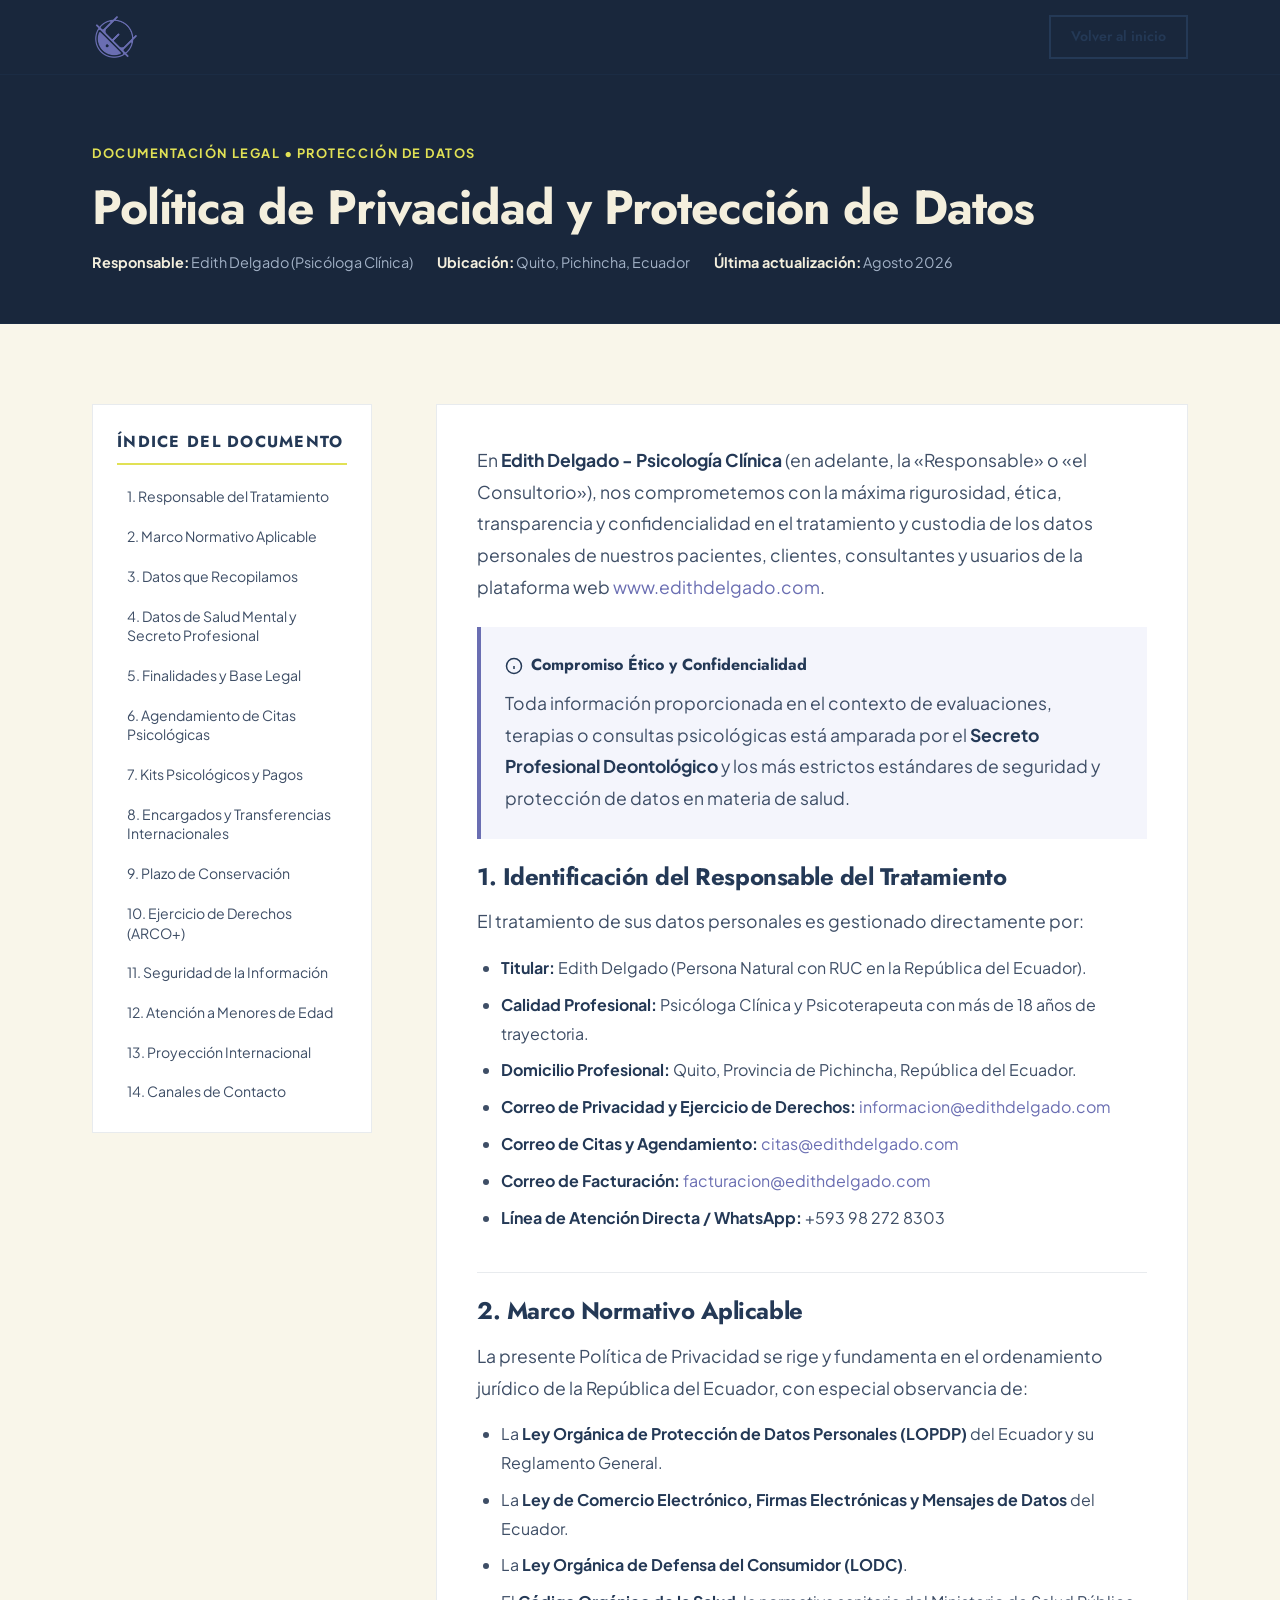
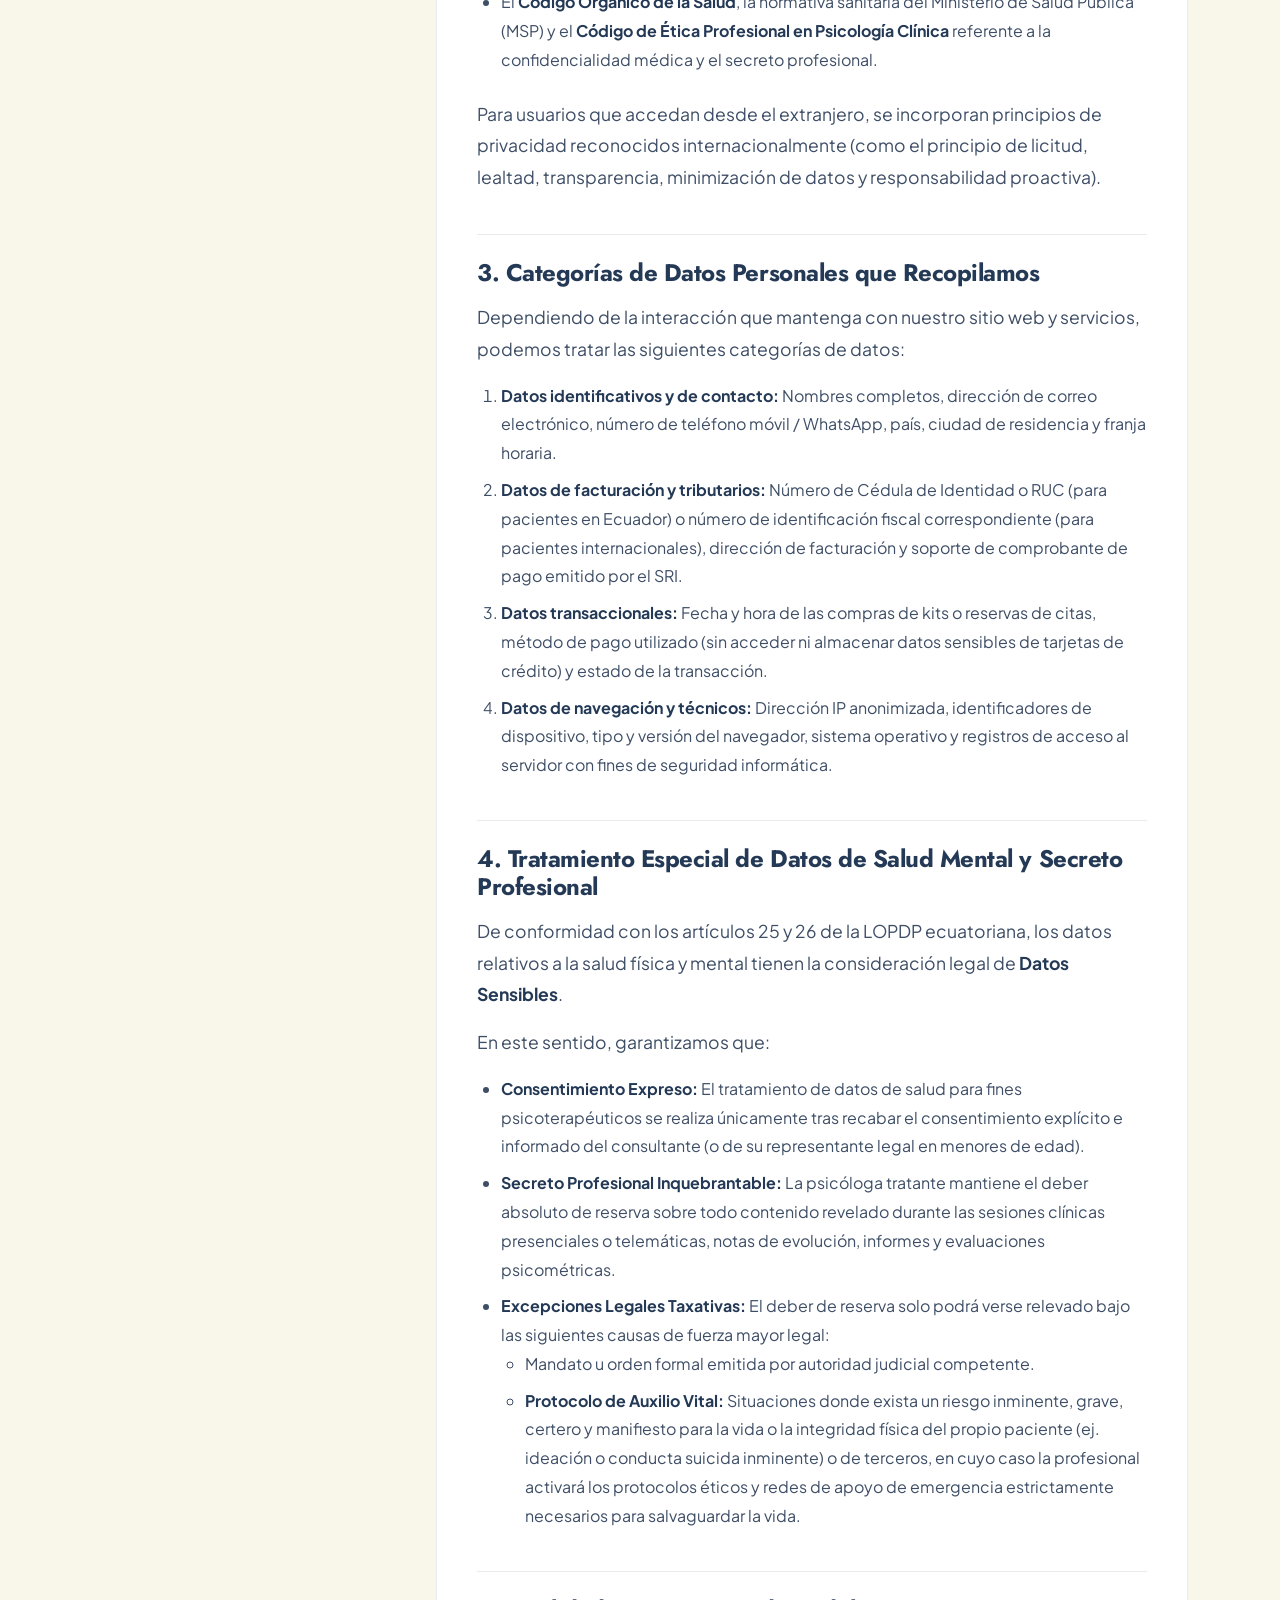
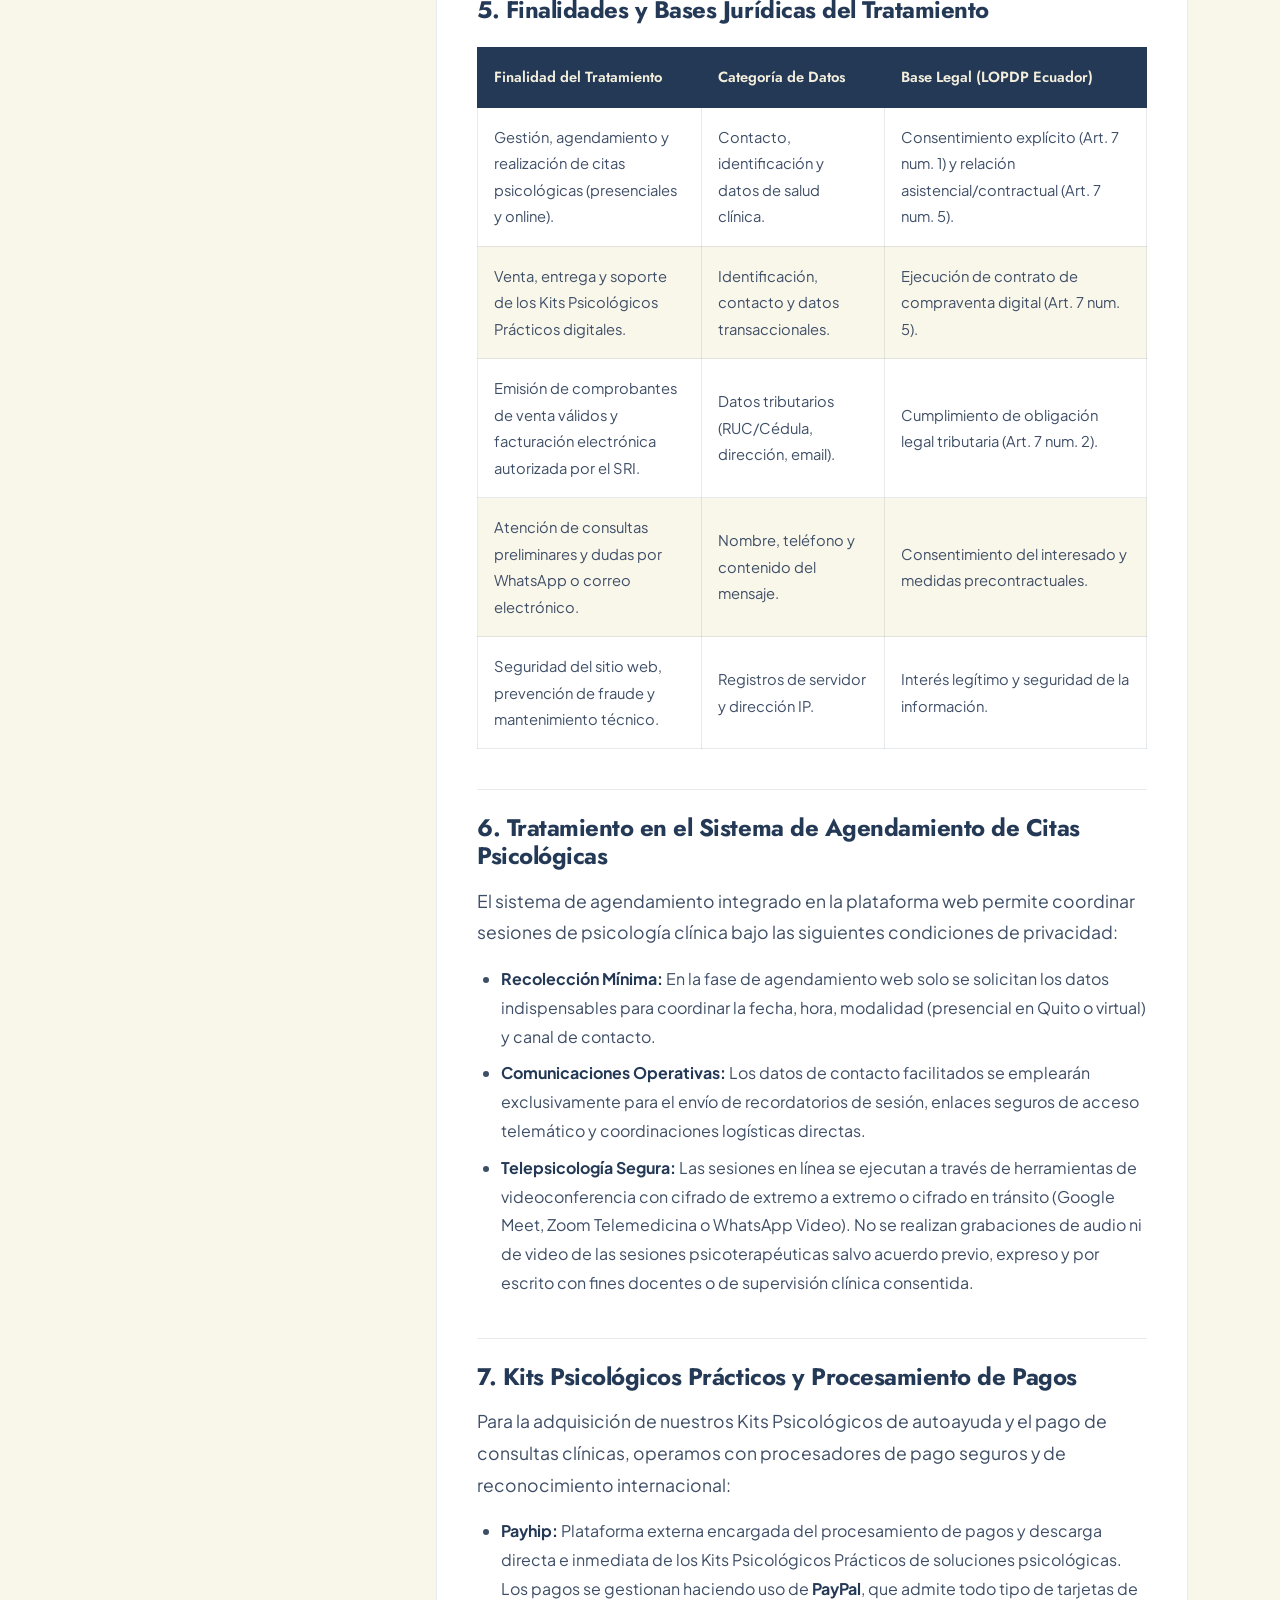
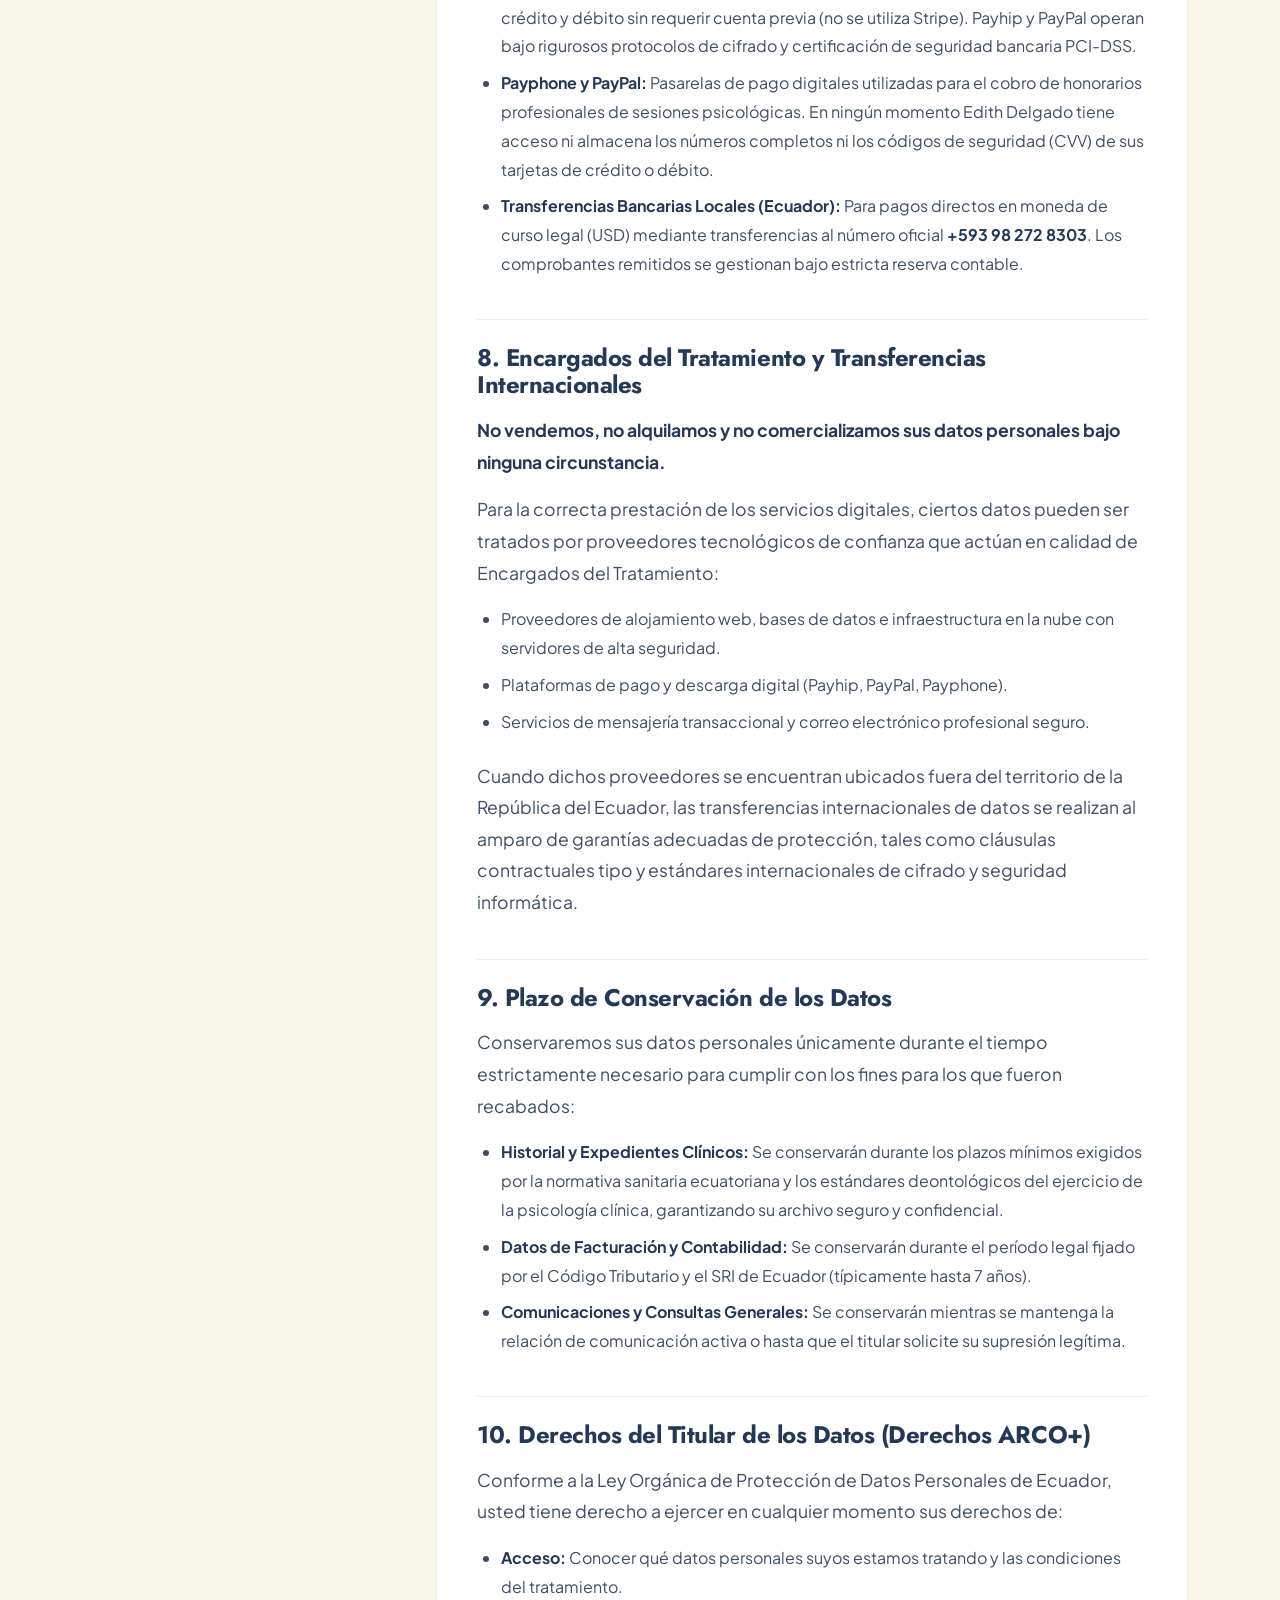
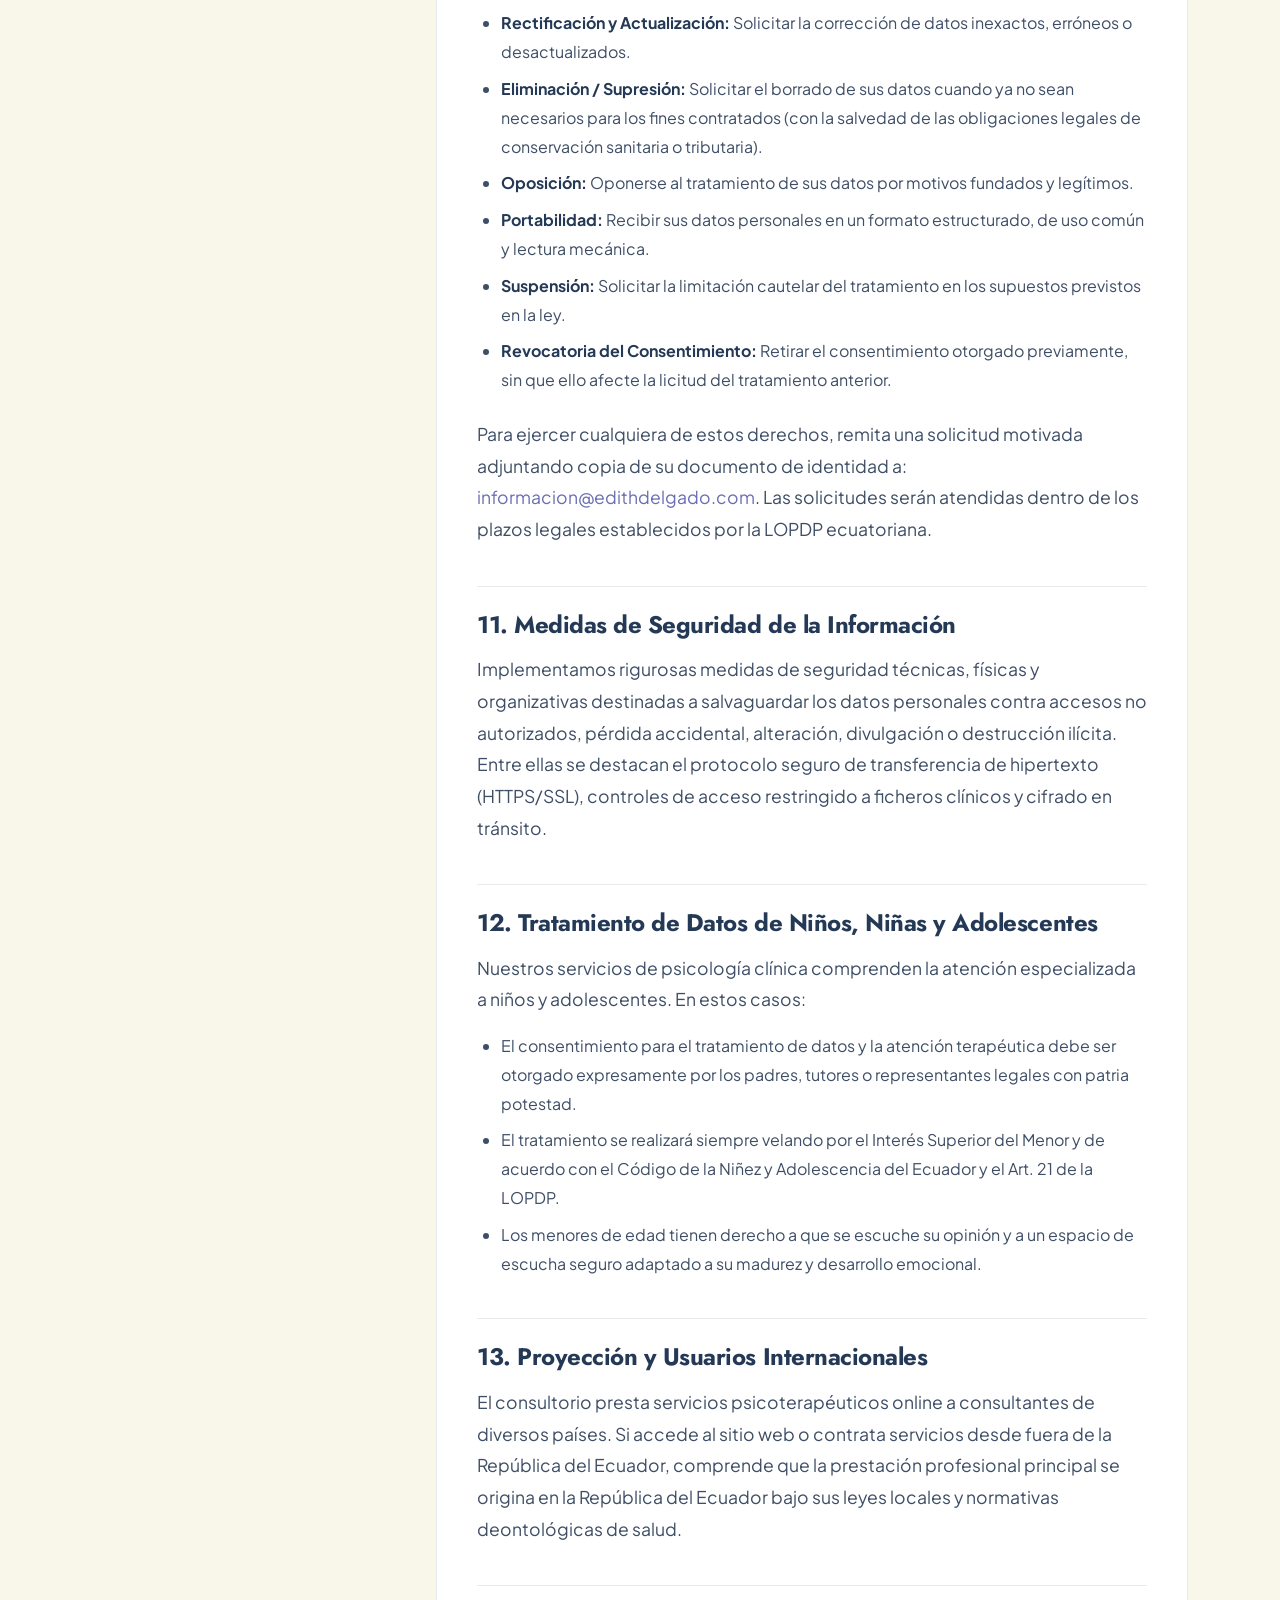
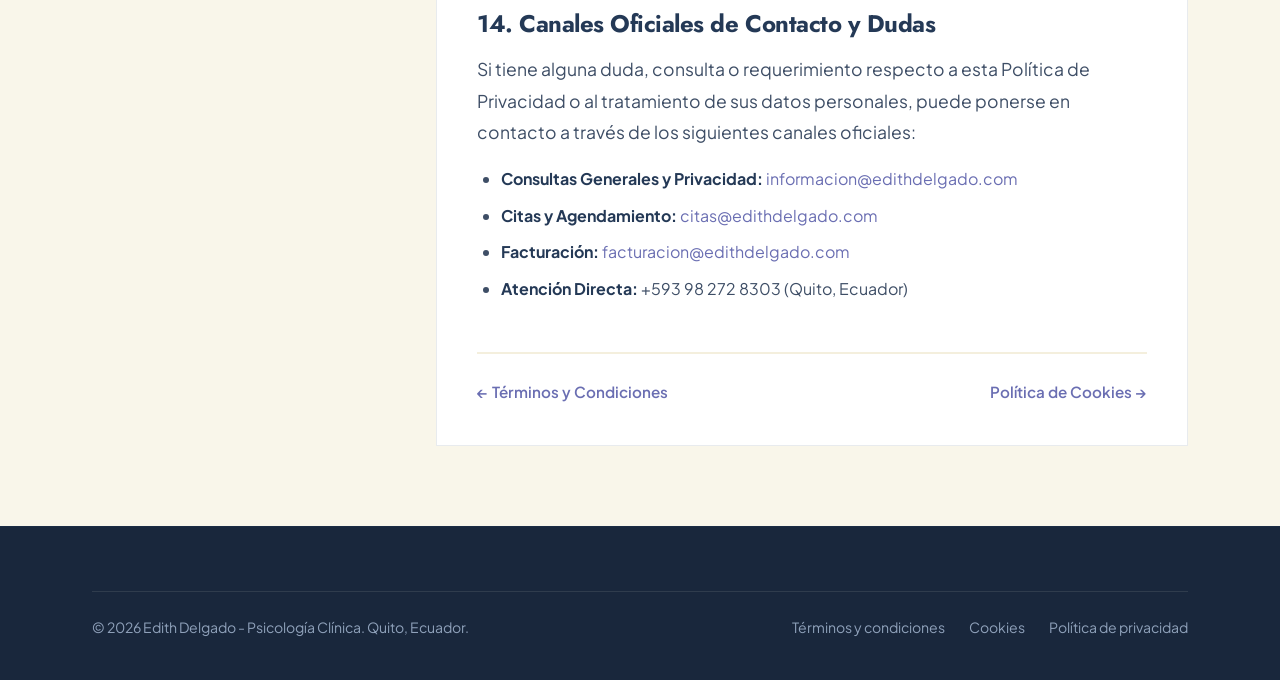
<file: legal/privacidad.html>
<!DOCTYPE html>
<html lang="es">

<head>
  <meta charset="UTF-8" />
  <meta name="viewport" content="width=device-width, initial-scale=1.0" />
  <title>Política de Privacidad | Edith Delgado - Psicología Clínica</title>
  <meta name="description"
    content="Política de Privacidad y Tratamiento de Datos Personales de Edith Delgado Psicología Clínica, conforme a la LOPDP de Ecuador y estándares internacionales." />
  <meta property="og:title" content="Política de Privacidad | Edith Delgado" />
  <meta property="og:description"
    content="Conoce cómo tratamos, protegemos y salvaguardamos tus datos personales y clínicos." />
  <meta property="og:image" content="../Logo.png" />
  <meta property="og:type" content="website" />

  <link rel="icon" type="image/png" href="../Logo.png" />
  <link rel="preconnect" href="https://fonts.googleapis.com" />
  <link rel="preconnect" href="https://fonts.gstatic.com" crossorigin />
  <link
    href="https://fonts.googleapis.com/css2?family=Jost:wght@500;600;700&family=Plus+Jakarta+Sans:wght@300;400;500;600&display=swap"
    rel="stylesheet" />
  <link rel="stylesheet" href="../assets/styles/main.css" />
</head>

<body>

  <!-- Header de navegación legal -->
  <header class="legal-header">
    <div class="container header-container">
      <a href="../" class="brand-logo" title="Volver al inicio">
        <img src="../Logo.png" alt="Edith Delgado - Logo" class="brand-logo-img" width="140" height="40" />
      </a>
      <nav>
        <a href="../" class="btn btn-outline btn-sm">Volver al inicio</a>
      </nav>
    </div>
  </header>

  <!-- Hero de la página legal -->
  <section class="legal-hero">
    <div class="container">
      <div class="legal-hero-badge">Documentación Legal &bull; Protección de Datos</div>
      <h1 class="legal-hero-title">Política de Privacidad y Protección de Datos</h1>
      <div class="legal-hero-meta">
        <span><strong>Responsable:</strong> Edith Delgado (Psicóloga Clínica)</span>
        <span><strong>Ubicación:</strong> Quito, Pichincha, Ecuador</span>
        <span><strong>Última actualización:</strong> Agosto 2026</span>
      </div>
    </div>
  </section>

  <!-- Sección de contenido con índice lateral -->
  <main class="legal-layout-section">
    <div class="container">
      <div class="legal-grid">

        <!-- Índice de Navegación Rápida -->
        <aside class="legal-sidebar">
          <div class="legal-toc-title">Índice del Documento</div>
          <ul class="legal-toc-list">
            <li><a href="#responsable">1. Responsable del Tratamiento</a></li>
            <li><a href="#marco-legal">2. Marco Normativo Aplicable</a></li>
            <li><a href="#datos-recopilados">3. Datos que Recopilamos</a></li>
            <li><a href="#datos-sensibles">4. Datos de Salud Mental y Secreto Profesional</a></li>
            <li><a href="#finalidades">5. Finalidades y Base Legal</a></li>
            <li><a href="#citas-agendamiento">6. Agendamiento de Citas Psicológicas</a></li>
            <li><a href="#kits-digitales">7. Kits Psicológicos y Pagos</a></li>
            <li><a href="#destinatarios">8. Encargados y Transferencias Internacionales</a></li>
            <li><a href="#conservacion">9. Plazo de Conservación</a></li>
            <li><a href="#derechos-arco">10. Ejercicio de Derechos (ARCO+)</a></li>
            <li><a href="#seguridad">11. Seguridad de la Información</a></li>
            <li><a href="#menores">12. Atención a Menores de Edad</a></li>
            <li><a href="#usuarios-internacionales">13. Proyección Internacional</a></li>
            <li><a href="#contacto-privacidad">14. Canales de Contacto</a></li>
          </ul>
        </aside>

        <!-- Contenido Legal Detallado -->
        <article class="legal-content">

          <p>
            En <strong>Edith Delgado - Psicología Clínica</strong> (en adelante, la «Responsable» o «el Consultorio»), nos comprometemos con la máxima rigurosidad, ética, transparencia y confidencialidad en el tratamiento y custodia de los datos personales de nuestros pacientes, clientes, consultantes y usuarios de la plataforma web <a href="../">www.edithdelgado.com</a>.
          </p>

          <div class="legal-callout alert-info">
            <div class="legal-callout-title">
              <svg width="18" height="18" viewBox="0 0 24 24" fill="none" stroke="currentColor" stroke-width="2"><circle cx="12" cy="12" r="10"/><line x1="12" y1="16" x2="12" y2="12"/><line x1="12" y1="8" x2="12.01" y2="8"/></svg>
              Compromiso Ético y Confidencialidad
            </div>
            <p>
              Toda información proporcionada en el contexto de evaluaciones, terapias o consultas psicológicas está amparada por el <strong>Secreto Profesional Deontológico</strong> y los más estrictos estándares de seguridad y protección de datos en materia de salud.
            </p>
          </div>

          <h2 id="responsable">1. Identificación del Responsable del Tratamiento</h2>
          <p>
            El tratamiento de sus datos personales es gestionado directamente por:
          </p>
          <ul>
            <li><strong>Titular:</strong> Edith Delgado (Persona Natural con RUC en la República del Ecuador).</li>
            <li><strong>Calidad Profesional:</strong> Psicóloga Clínica y Psicoterapeuta con más de 18 años de trayectoria.</li>
            <li><strong>Domicilio Profesional:</strong> Quito, Provincia de Pichincha, República del Ecuador.</li>
            <li><strong>Correo de Privacidad y Ejercicio de Derechos:</strong> <a href="mailto:informacion@edithdelgado.com">informacion@edithdelgado.com</a></li>
            <li><strong>Correo de Citas y Agendamiento:</strong> <a href="mailto:citas@edithdelgado.com">citas@edithdelgado.com</a></li>
            <li><strong>Correo de Facturación:</strong> <a href="mailto:facturacion@edithdelgado.com">facturacion@edithdelgado.com</a></li>
            <li><strong>Línea de Atención Directa / WhatsApp:</strong> +593 98 272 8303</li>
          </ul>

          <h2 id="marco-legal">2. Marco Normativo Aplicable</h2>
          <p>
            La presente Política de Privacidad se rige y fundamenta en el ordenamiento jurídico de la República del Ecuador, con especial observancia de:
          </p>
          <ul>
            <li>La <strong>Ley Orgánica de Protección de Datos Personales (LOPDP)</strong> del Ecuador y su Reglamento General.</li>
            <li>La <strong>Ley de Comercio Electrónico, Firmas Electrónicas y Mensajes de Datos</strong> del Ecuador.</li>
            <li>La <strong>Ley Orgánica de Defensa del Consumidor (LODC)</strong>.</li>
            <li>El <strong>Código Orgánico de la Salud</strong>, la normativa sanitaria del Ministerio de Salud Pública (MSP) y el <strong>Código de Ética Profesional en Psicología Clínica</strong> referente a la confidencialidad médica y el secreto profesional.</li>
          </ul>
          <p>
            Para usuarios que accedan desde el extranjero, se incorporan principios de privacidad reconocidos internacionalmente (como el principio de licitud, lealtad, transparencia, minimización de datos y responsabilidad proactiva).
          </p>

          <h2 id="datos-recopilados">3. Categorías de Datos Personales que Recopilamos</h2>
          <p>
            Dependiendo de la interacción que mantenga con nuestro sitio web y servicios, podemos tratar las siguientes categorías de datos:
          </p>
          <ol>
            <li>
              <strong>Datos identificativos y de contacto:</strong> Nombres completos, dirección de correo electrónico, número de teléfono móvil / WhatsApp, país, ciudad de residencia y franja horaria.
            </li>
            <li>
              <strong>Datos de facturación y tributarios:</strong> Número de Cédula de Identidad o RUC (para pacientes en Ecuador) o número de identificación fiscal correspondiente (para pacientes internacionales), dirección de facturación y soporte de comprobante de pago emitido por el SRI.
            </li>
            <li>
              <strong>Datos transaccionales:</strong> Fecha y hora de las compras de kits o reservas de citas, método de pago utilizado (sin acceder ni almacenar datos sensibles de tarjetas de crédito) y estado de la transacción.
            </li>
            <li>
              <strong>Datos de navegación y técnicos:</strong> Dirección IP anonimizada, identificadores de dispositivo, tipo y versión del navegador, sistema operativo y registros de acceso al servidor con fines de seguridad informática.
            </li>
          </ol>

          <h2 id="datos-sensibles">4. Tratamiento Especial de Datos de Salud Mental y Secreto Profesional</h2>
          <p>
            De conformidad con los artículos 25 y 26 de la LOPDP ecuatoriana, los datos relativos a la salud física y mental tienen la consideración legal de <strong>Datos Sensibles</strong>.
          </p>
          <p>
            En este sentido, garantizamos que:
          </p>
          <ul>
            <li><strong>Consentimiento Expreso:</strong> El tratamiento de datos de salud para fines psicoterapéuticos se realiza únicamente tras recabar el consentimiento explícito e informado del consultante (o de su representante legal en menores de edad).</li>
            <li><strong>Secreto Profesional Inquebrantable:</strong> La psicóloga tratante mantiene el deber absoluto de reserva sobre todo contenido revelado durante las sesiones clínicas presenciales o telemáticas, notas de evolución, informes y evaluaciones psicométricas.</li>
            <li><strong>Excepciones Legales Taxativas:</strong> El deber de reserva solo podrá verse relevado bajo las siguientes causas de fuerza mayor legal:
              <ul>
                <li>Mandato u orden formal emitida por autoridad judicial competente.</li>
                <li><strong>Protocolo de Auxilio Vital:</strong> Situaciones donde exista un riesgo inminente, grave, certero y manifiesto para la vida o la integridad física del propio paciente (ej. ideación o conducta suicida inminente) o de terceros, en cuyo caso la profesional activará los protocolos éticos y redes de apoyo de emergencia estrictamente necesarios para salvaguardar la vida.</li>
              </ul>
            </li>
          </ul>

          <h2 id="finalidades">5. Finalidades y Bases Jurídicas del Tratamiento</h2>
          <div class="legal-table-wrap">
            <table class="legal-table">
              <thead>
                <tr>
                  <th>Finalidad del Tratamiento</th>
                  <th>Categoría de Datos</th>
                  <th>Base Legal (LOPDP Ecuador)</th>
                </tr>
              </thead>
              <tbody>
                <tr>
                  <td>Gestión, agendamiento y realización de citas psicológicas (presenciales y online).</td>
                  <td>Contacto, identificación y datos de salud clínica.</td>
                  <td>Consentimiento explícito (Art. 7 num. 1) y relación asistencial/contractual (Art. 7 num. 5).</td>
                </tr>
                <tr>
                  <td>Venta, entrega y soporte de los Kits Psicológicos Prácticos digitales.</td>
                  <td>Identificación, contacto y datos transaccionales.</td>
                  <td>Ejecución de contrato de compraventa digital (Art. 7 num. 5).</td>
                </tr>
                <tr>
                  <td>Emisión de comprobantes de venta válidos y facturación electrónica autorizada por el SRI.</td>
                  <td>Datos tributarios (RUC/Cédula, dirección, email).</td>
                  <td>Cumplimiento de obligación legal tributaria (Art. 7 num. 2).</td>
                </tr>
                <tr>
                  <td>Atención de consultas preliminares y dudas por WhatsApp o correo electrónico.</td>
                  <td>Nombre, teléfono y contenido del mensaje.</td>
                  <td>Consentimiento del interesado y medidas precontractuales.</td>
                </tr>
                <tr>
                  <td>Seguridad del sitio web, prevención de fraude y mantenimiento técnico.</td>
                  <td>Registros de servidor y dirección IP.</td>
                  <td>Interés legítimo y seguridad de la información.</td>
                </tr>
              </tbody>
            </table>
          </div>

          <h2 id="citas-agendamiento">6. Tratamiento en el Sistema de Agendamiento de Citas Psicológicas</h2>
          <p>
            El sistema de agendamiento integrado en la plataforma web permite coordinar sesiones de psicología clínica bajo las siguientes condiciones de privacidad:
          </p>
          <ul>
            <li><strong>Recolección Mínima:</strong> En la fase de agendamiento web solo se solicitan los datos indispensables para coordinar la fecha, hora, modalidad (presencial en Quito o virtual) y canal de contacto.</li>
            <li><strong>Comunicaciones Operativas:</strong> Los datos de contacto facilitados se emplearán exclusivamente para el envío de recordatorios de sesión, enlaces seguros de acceso telemático y coordinaciones logísticas directas.</li>
            <li><strong>Telepsicología Segura:</strong> Las sesiones en línea se ejecutan a través de herramientas de videoconferencia con cifrado de extremo a extremo o cifrado en tránsito (Google Meet, Zoom Telemedicina o WhatsApp Video). No se realizan grabaciones de audio ni de video de las sesiones psicoterapéuticas salvo acuerdo previo, expreso y por escrito con fines docentes o de supervisión clínica consentida.</li>
          </ul>

          <h2 id="kits-digitales">7. Kits Psicológicos Prácticos y Procesamiento de Pagos</h2>
          <p>
            Para la adquisición de nuestros Kits Psicológicos de autoayuda y el pago de consultas clínicas, operamos con procesadores de pago seguros y de reconocimiento internacional:
          </p>
          <ul>
            <li><strong>Payhip:</strong> Plataforma externa encargada del procesamiento de pagos y descarga directa e inmediata de los Kits Psicológicos Prácticos de soluciones psicológicas. Los pagos se gestionan haciendo uso de <strong>PayPal</strong>, que admite todo tipo de tarjetas de crédito y débito sin requerir cuenta previa (no se utiliza Stripe). Payhip y PayPal operan bajo rigurosos protocolos de cifrado y certificación de seguridad bancaria PCI-DSS.</li>
            <li><strong>Payphone y PayPal:</strong> Pasarelas de pago digitales utilizadas para el cobro de honorarios profesionales de sesiones psicológicas. En ningún momento Edith Delgado tiene acceso ni almacena los números completos ni los códigos de seguridad (CVV) de sus tarjetas de crédito o débito.</li>
            <li><strong>Transferencias Bancarias Locales (Ecuador):</strong> Para pagos directos en moneda de curso legal (USD) mediante transferencias al número oficial <strong>+593 98 272 8303</strong>. Los comprobantes remitidos se gestionan bajo estricta reserva contable.</li>
          </ul>

          <h2 id="destinatarios">8. Encargados del Tratamiento y Transferencias Internacionales</h2>
          <p>
            <strong>No vendemos, no alquilamos y no comercializamos sus datos personales bajo ninguna circunstancia.</strong>
          </p>
          <p>
            Para la correcta prestación de los servicios digitales, ciertos datos pueden ser tratados por proveedores tecnológicos de confianza que actúan en calidad de Encargados del Tratamiento:
          </p>
          <ul>
            <li>Proveedores de alojamiento web, bases de datos e infraestructura en la nube con servidores de alta seguridad.</li>
            <li>Plataformas de pago y descarga digital (Payhip, PayPal, Payphone).</li>
            <li>Servicios de mensajería transaccional y correo electrónico profesional seguro.</li>
          </ul>
          <p>
            Cuando dichos proveedores se encuentran ubicados fuera del territorio de la República del Ecuador, las transferencias internacionales de datos se realizan al amparo de garantías adecuadas de protección, tales como cláusulas contractuales tipo y estándares internacionales de cifrado y seguridad informática.
          </p>

          <h2 id="conservacion">9. Plazo de Conservación de los Datos</h2>
          <p>
            Conservaremos sus datos personales únicamente durante el tiempo estrictamente necesario para cumplir con los fines para los que fueron recabados:
          </p>
          <ul>
            <li><strong>Historial y Expedientes Clínicos:</strong> Se conservarán durante los plazos mínimos exigidos por la normativa sanitaria ecuatoriana y los estándares deontológicos del ejercicio de la psicología clínica, garantizando su archivo seguro y confidencial.</li>
            <li><strong>Datos de Facturación y Contabilidad:</strong> Se conservarán durante el período legal fijado por el Código Tributario y el SRI de Ecuador (típicamente hasta 7 años).</li>
            <li><strong>Comunicaciones y Consultas Generales:</strong> Se conservarán mientras se mantenga la relación de comunicación activa o hasta que el titular solicite su supresión legítima.</li>
          </ul>

          <h2 id="derechos-arco">10. Derechos del Titular de los Datos (Derechos ARCO+)</h2>
          <p>
            Conforme a la Ley Orgánica de Protección de Datos Personales de Ecuador, usted tiene derecho a ejercer en cualquier momento sus derechos de:
          </p>
          <ul>
            <li><strong>Acceso:</strong> Conocer qué datos personales suyos estamos tratando y las condiciones del tratamiento.</li>
            <li><strong>Rectificación y Actualización:</strong> Solicitar la corrección de datos inexactos, erróneos o desactualizados.</li>
            <li><strong>Eliminación / Supresión:</strong> Solicitar el borrado de sus datos cuando ya no sean necesarios para los fines contratados (con la salvedad de las obligaciones legales de conservación sanitaria o tributaria).</li>
            <li><strong>Oposición:</strong> Oponerse al tratamiento de sus datos por motivos fundados y legítimos.</li>
            <li><strong>Portabilidad:</strong> Recibir sus datos personales en un formato estructurado, de uso común y lectura mecánica.</li>
            <li><strong>Suspensión:</strong> Solicitar la limitación cautelar del tratamiento en los supuestos previstos en la ley.</li>
            <li><strong>Revocatoria del Consentimiento:</strong> Retirar el consentimiento otorgado previamente, sin que ello afecte la licitud del tratamiento anterior.</li>
          </ul>
          <p>
            Para ejercer cualquiera de estos derechos, remita una solicitud motivada adjuntando copia de su documento de identidad a: <a href="mailto:informacion@edithdelgado.com">informacion@edithdelgado.com</a>. Las solicitudes serán atendidas dentro de los plazos legales establecidos por la LOPDP ecuatoriana.
          </p>

          <h2 id="seguridad">11. Medidas de Seguridad de la Información</h2>
          <p>
            Implementamos rigurosas medidas de seguridad técnicas, físicas y organizativas destinadas a salvaguardar los datos personales contra accesos no autorizados, pérdida accidental, alteración, divulgación o destrucción ilícita. Entre ellas se destacan el protocolo seguro de transferencia de hipertexto (HTTPS/SSL), controles de acceso restringido a ficheros clínicos y cifrado en tránsito.
          </p>

          <h2 id="menores">12. Tratamiento de Datos de Niños, Niñas y Adolescentes</h2>
          <p>
            Nuestros servicios de psicología clínica comprenden la atención especializada a niños y adolescentes. En estos casos:
          </p>
          <ul>
            <li>El consentimiento para el tratamiento de datos y la atención terapéutica debe ser otorgado expresamente por los padres, tutores o representantes legales con patria potestad.</li>
            <li>El tratamiento se realizará siempre velando por el Interés Superior del Menor y de acuerdo con el Código de la Niñez y Adolescencia del Ecuador y el Art. 21 de la LOPDP.</li>
            <li>Los menores de edad tienen derecho a que se escuche su opinión y a un espacio de escucha seguro adaptado a su madurez y desarrollo emocional.</li>
          </ul>

          <h2 id="usuarios-internacionales">13. Proyección y Usuarios Internacionales</h2>
          <p>
            El consultorio presta servicios psicoterapéuticos online a consultantes de diversos países. Si accede al sitio web o contrata servicios desde fuera de la República del Ecuador, comprende que la prestación profesional principal se origina en la República del Ecuador bajo sus leyes locales y normativas deontológicas de salud.
          </p>

          <h2 id="contacto-privacidad">14. Canales Oficiales de Contacto y Dudas</h2>
          <p>
            Si tiene alguna duda, consulta o requerimiento respecto a esta Política de Privacidad o al tratamiento de sus datos personales, puede ponerse en contacto a través de los siguientes canales oficiales:
          </p>
          <ul>
            <li><strong>Consultas Generales y Privacidad:</strong> <a href="mailto:informacion@edithdelgado.com">informacion@edithdelgado.com</a></li>
            <li><strong>Citas y Agendamiento:</strong> <a href="mailto:citas@edithdelgado.com">citas@edithdelgado.com</a></li>
            <li><strong>Facturación:</strong> <a href="mailto:facturacion@edithdelgado.com">facturacion@edithdelgado.com</a></li>
            <li><strong>Atención Directa:</strong> +593 98 272 8303 (Quito, Ecuador)</li>
          </ul>

          <!-- Navegación entre documentos legales -->
          <div class="legal-nav-switcher">
            <a href="./terminos.html">&larr; Términos y Condiciones</a>
            <a href="./cookies.html">Política de Cookies &rarr;</a>
          </div>

        </article>
      </div>
    </div>
  </main>

  <!-- Footer Legal Simple -->
  <footer class="site-footer">
    <div class="container">
      <div class="footer-bottom">
        <div>
          &copy; 2026 Edith Delgado - Psicología Clínica. Quito, Ecuador.
        </div>
        <div class="footer-legal-links">
          <a href="./terminos.html">Términos y condiciones</a>
          <a href="./cookies.html">Cookies</a>
          <a href="./privacidad.html">Política de privacidad</a>
        </div>
      </div>
    </div>
  </footer>

</body>

</html>
</file>
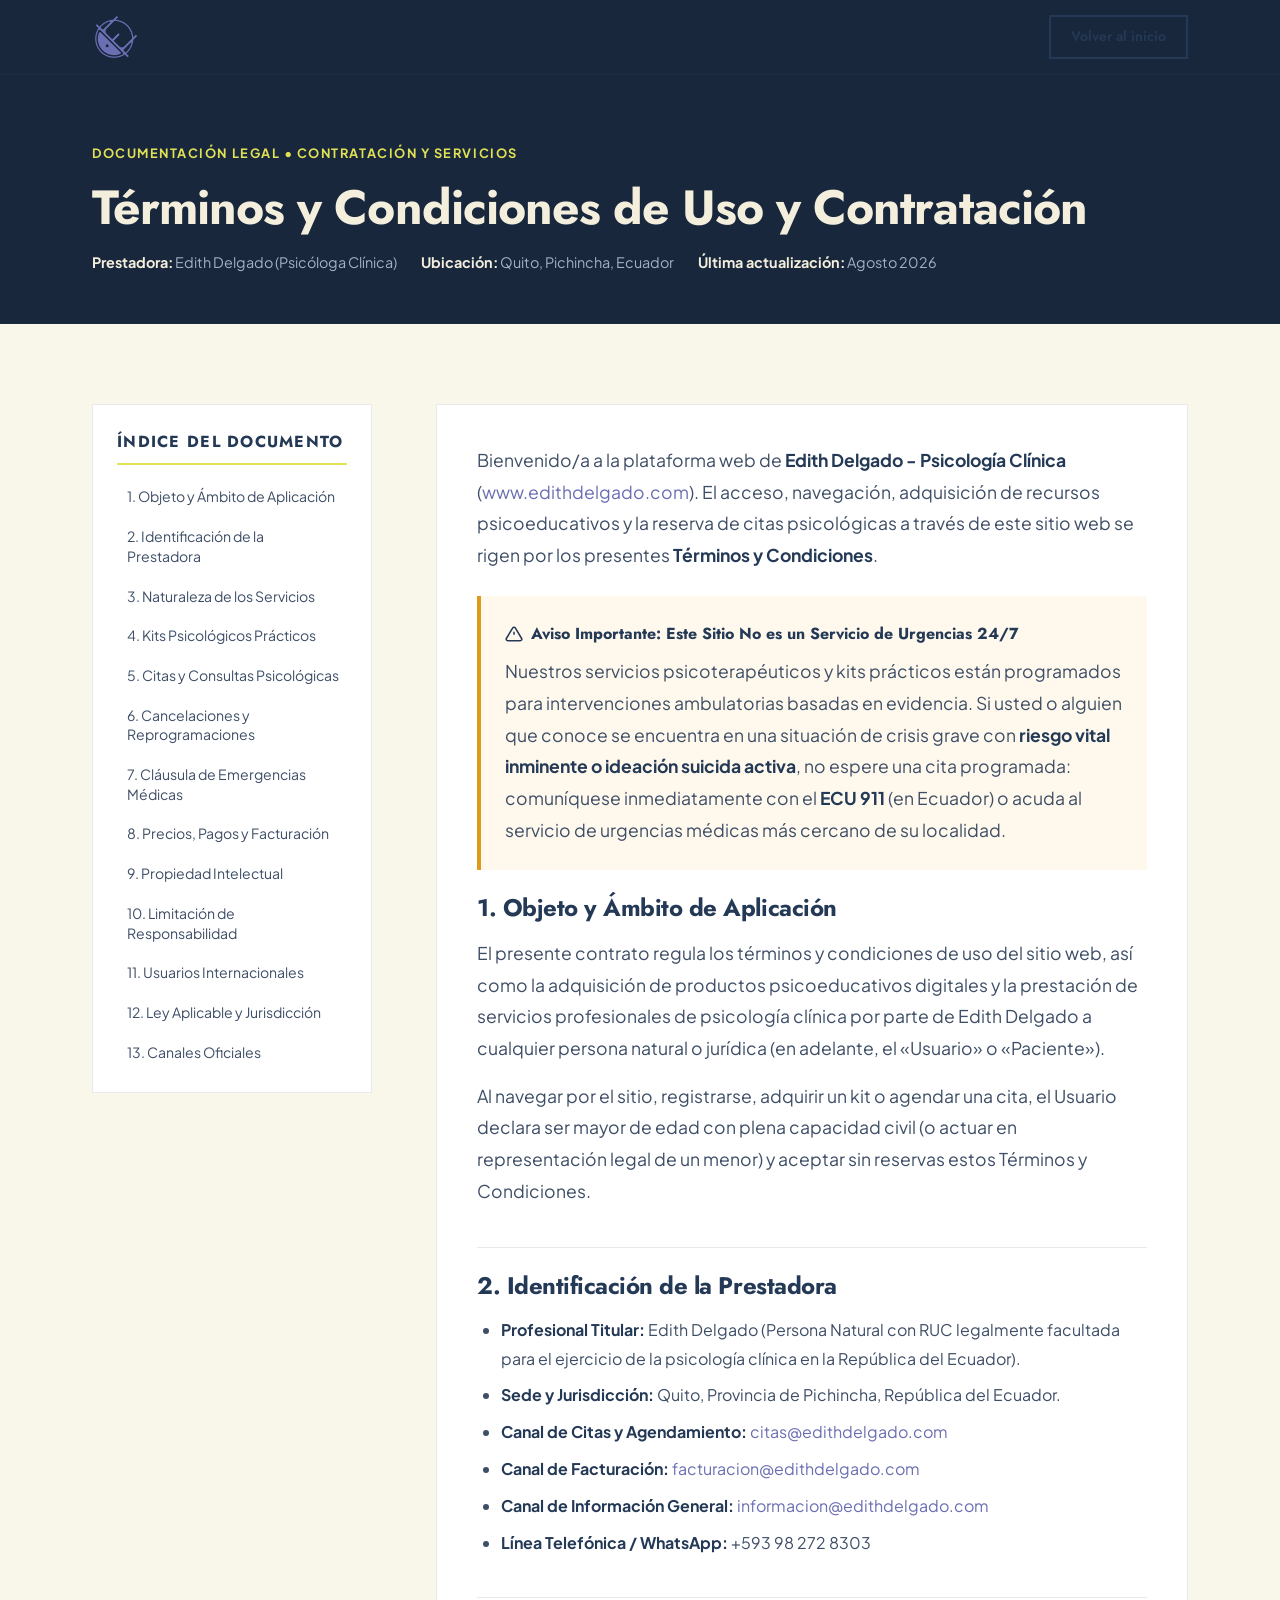
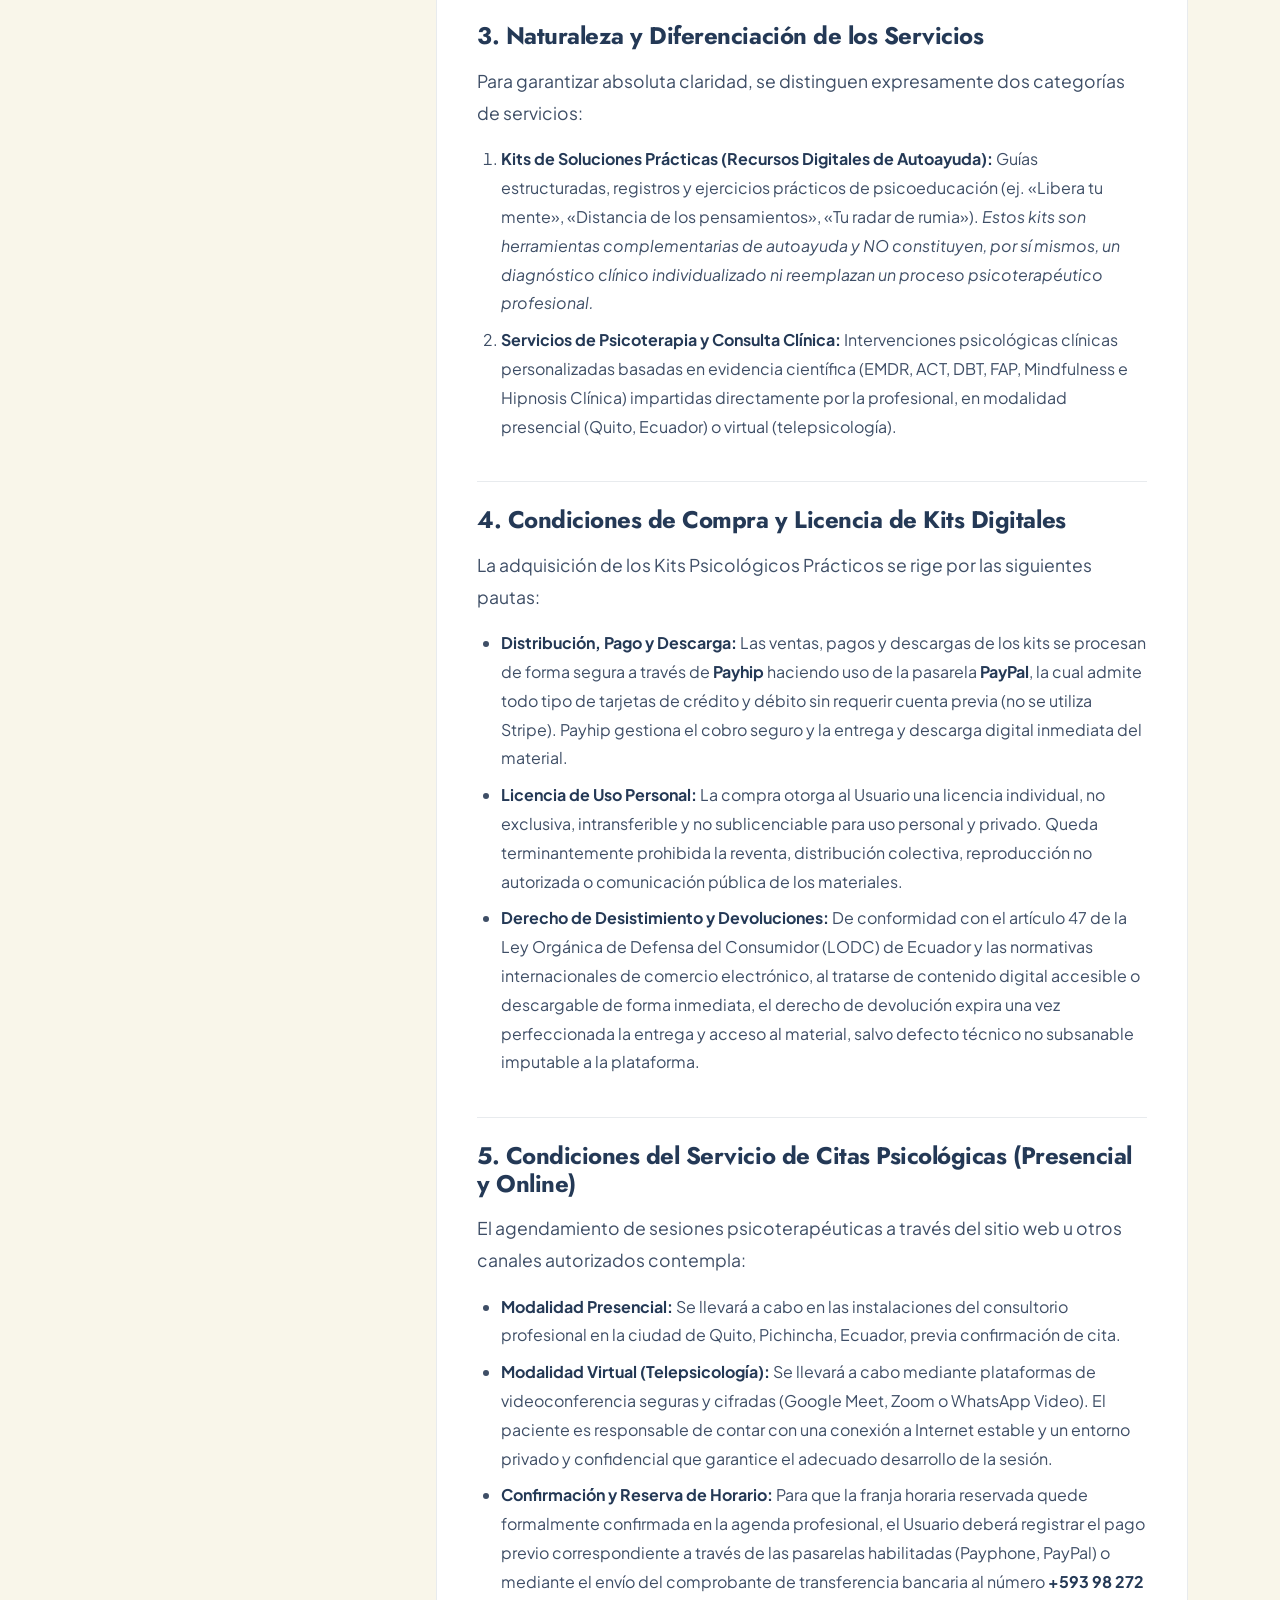
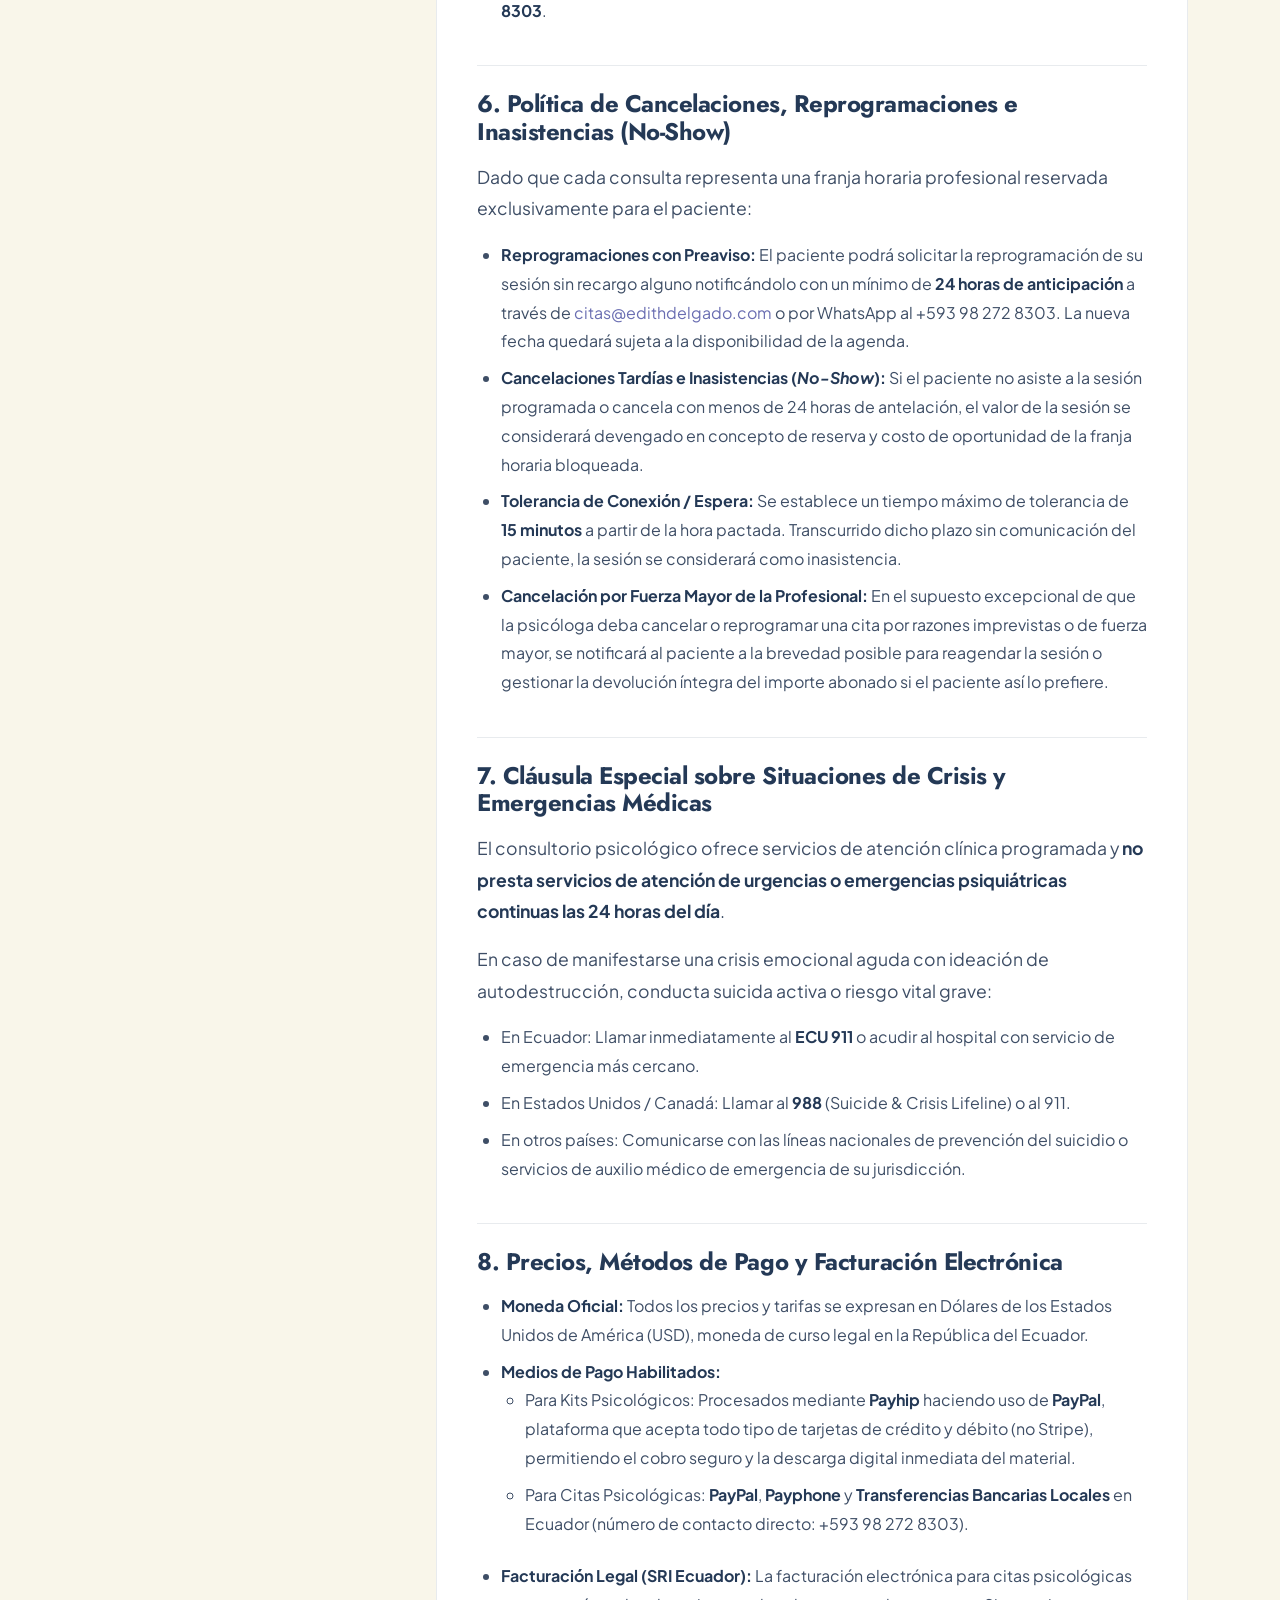
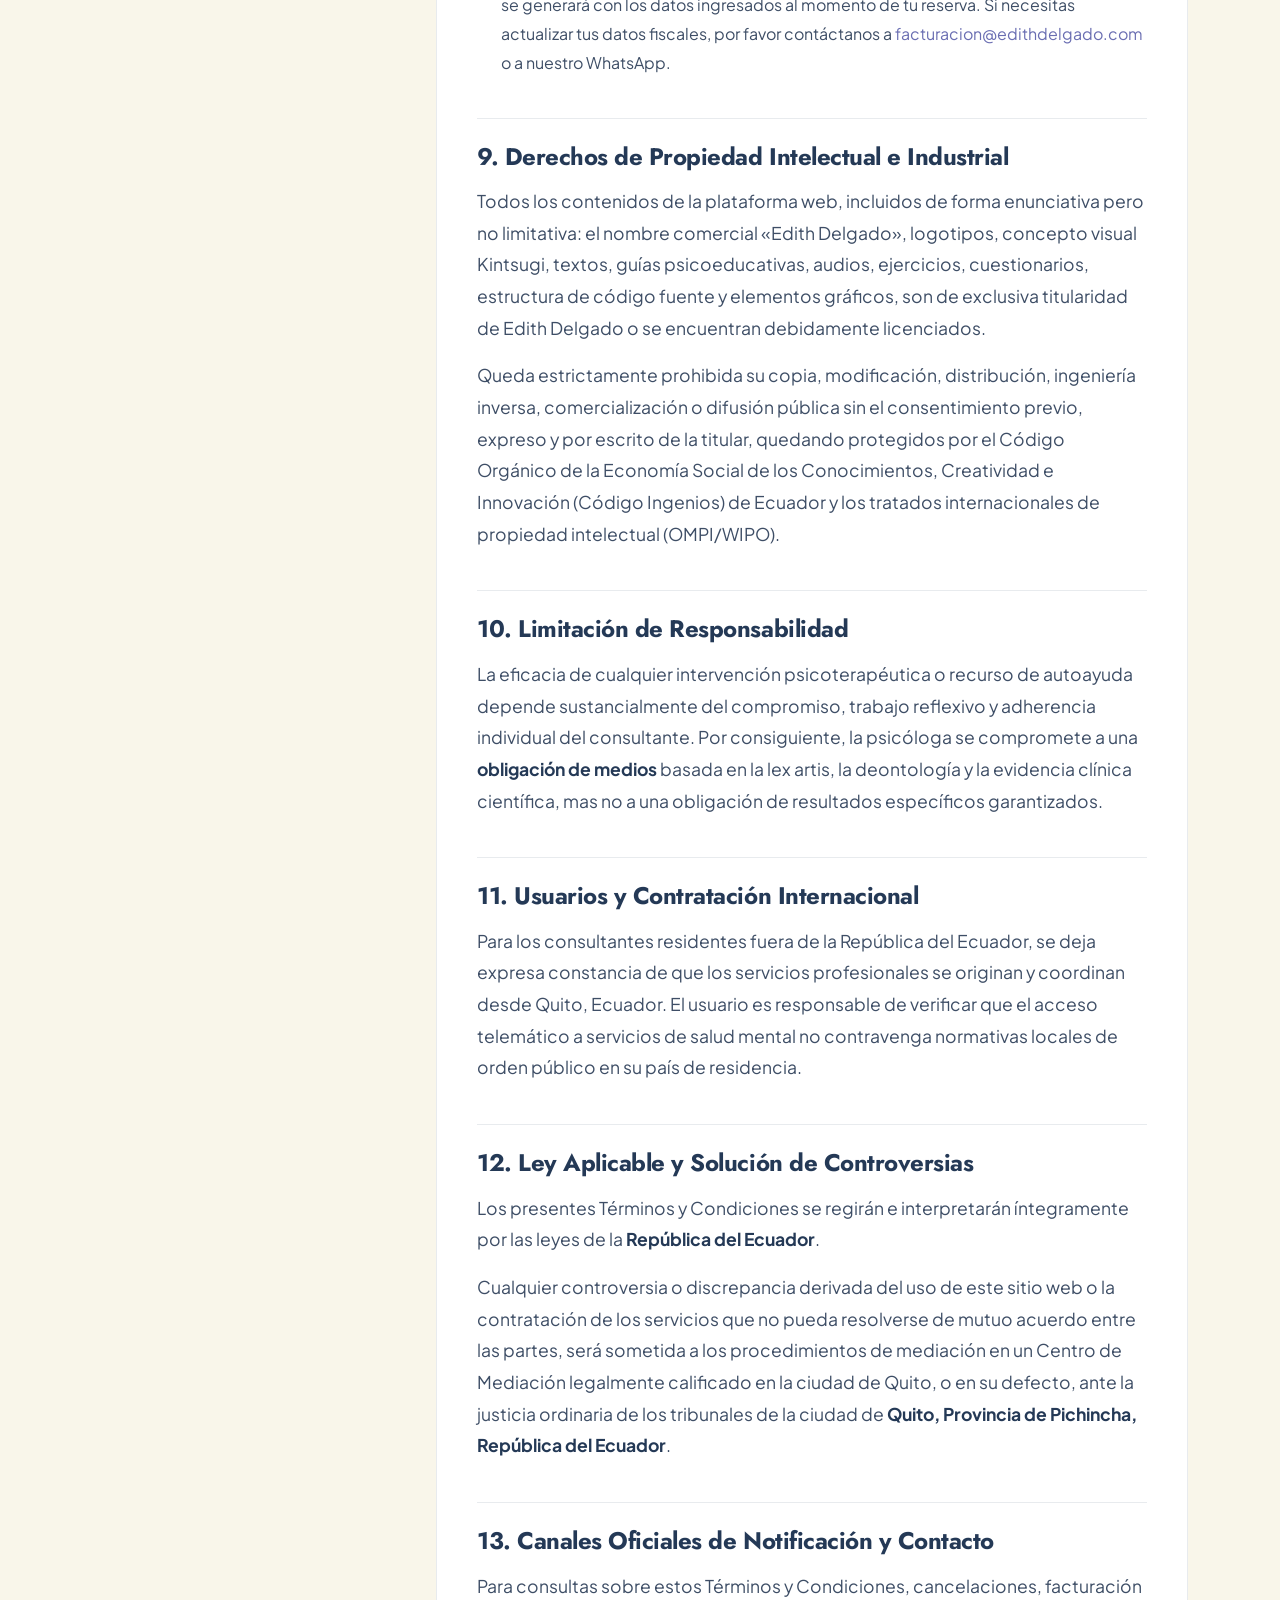
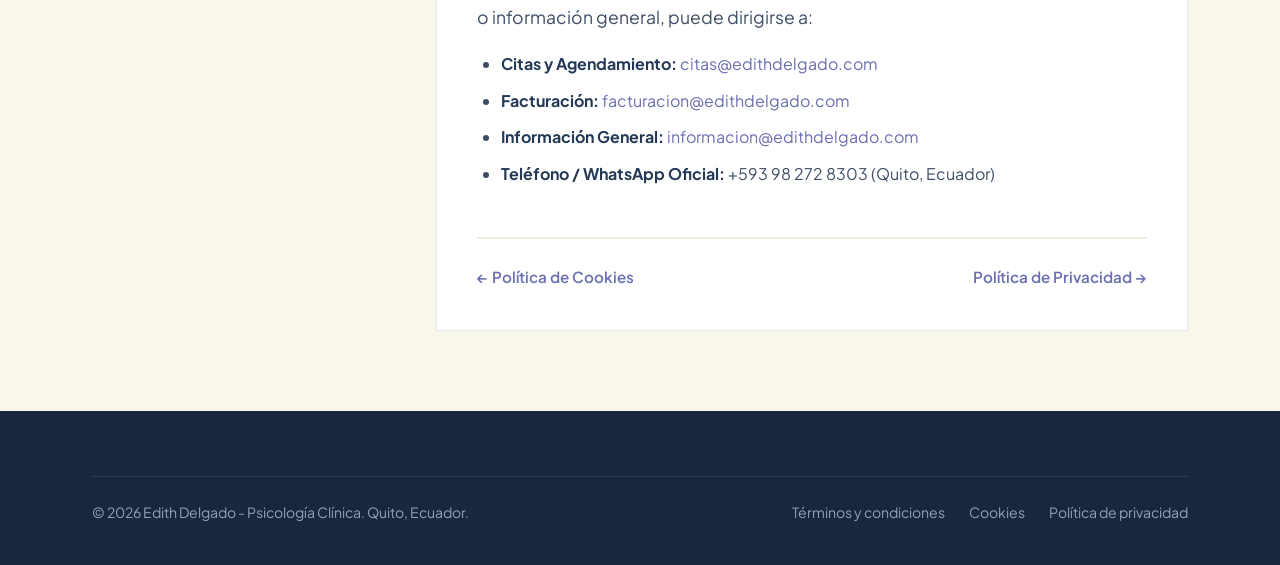
<file: legal/terminos.html>
<!DOCTYPE html>
<html lang="es">

<head>
  <meta charset="UTF-8" />
  <meta name="viewport" content="width=device-width, initial-scale=1.0" />
  <title>Términos y Condiciones | Edith Delgado - Psicología Clínica</title>
  <meta name="description"
    content="Términos y Condiciones de Contratación y Uso de la plataforma, kits prácticos y servicios de psicología clínica de Edith Delgado." />
  <meta property="og:title" content="Términos y Condiciones | Edith Delgado" />
  <meta property="og:description"
    content="Términos y condiciones legales aplicables a la compra de kits, citas psicológicas y uso del sitio web." />
  <meta property="og:image" content="../Logo.png" />
  <meta property="og:type" content="website" />

  <link rel="icon" type="image/png" href="../Logo.png" />
  <link rel="preconnect" href="https://fonts.googleapis.com" />
  <link rel="preconnect" href="https://fonts.gstatic.com" crossorigin />
  <link
    href="https://fonts.googleapis.com/css2?family=Jost:wght@500;600;700&family=Plus+Jakarta+Sans:wght@300;400;500;600&display=swap"
    rel="stylesheet" />
  <link rel="stylesheet" href="../assets/styles/main.css" />
</head>

<body>

  <!-- Header de navegación legal -->
  <header class="legal-header">
    <div class="container header-container">
      <a href="../" class="brand-logo" title="Volver al inicio">
        <img src="../Logo.png" alt="Edith Delgado - Logo" class="brand-logo-img" width="140" height="40" />
      </a>
      <nav>
        <a href="../" class="btn btn-outline btn-sm">Volver al inicio</a>
      </nav>
    </div>
  </header>

  <!-- Hero de la página legal -->
  <section class="legal-hero">
    <div class="container">
      <div class="legal-hero-badge">Documentación Legal &bull; Contratación y Servicios</div>
      <h1 class="legal-hero-title">Términos y Condiciones de Uso y Contratación</h1>
      <div class="legal-hero-meta">
        <span><strong>Prestadora:</strong> Edith Delgado (Psicóloga Clínica)</span>
        <span><strong>Ubicación:</strong> Quito, Pichincha, Ecuador</span>
        <span><strong>Última actualización:</strong> Agosto 2026</span>
      </div>
    </div>
  </section>

  <!-- Sección de contenido con índice lateral -->
  <main class="legal-layout-section">
    <div class="container">
      <div class="legal-grid">

        <!-- Índice de Navegación Rápida -->
        <aside class="legal-sidebar">
          <div class="legal-toc-title">Índice del Documento</div>
          <ul class="legal-toc-list">
            <li><a href="#objeto">1. Objeto y Ámbito de Aplicación</a></li>
            <li><a href="#titular">2. Identificación de la Prestadora</a></li>
            <li><a href="#diferenciacion">3. Naturaleza de los Servicios</a></li>
            <li><a href="#kits">4. Kits Psicológicos Prácticos</a></li>
            <li><a href="#citas">5. Citas y Consultas Psicológicas</a></li>
            <li><a href="#cancelaciones">6. Cancelaciones y Reprogramaciones</a></li>
            <li><a href="#emergencias">7. Cláusula de Emergencias Médicas</a></li>
            <li><a href="#precios-pagos">8. Precios, Pagos y Facturación</a></li>
            <li><a href="#propiedad">9. Propiedad Intelectual</a></li>
            <li><a href="#responsabilidad">10. Limitación de Responsabilidad</a></li>
            <li><a href="#internacional">11. Usuarios Internacionales</a></li>
            <li><a href="#ley-jurisdiccion">12. Ley Aplicable y Jurisdicción</a></li>
            <li><a href="#contacto-terminos">13. Canales Oficiales</a></li>
          </ul>
        </aside>

        <!-- Contenido Legal Detallado -->
        <article class="legal-content">

          <p>
            Bienvenido/a a la plataforma web de <strong>Edith Delgado - Psicología Clínica</strong> (<a
              href="../">www.edithdelgado.com</a>). El acceso, navegación, adquisición de recursos psicoeducativos y la
            reserva de citas psicológicas a través de este sitio web se rigen por los presentes <strong>Términos y
              Condiciones</strong>.
          </p>

          <div class="legal-callout alert-warning">
            <div class="legal-callout-title">
              <svg width="18" height="18" viewBox="0 0 24 24" fill="none" stroke="currentColor" stroke-width="2">
                <path d="M10.29 3.86L1.82 18a2 2 0 0 0 1.71 3h16.94a2 2 0 0 0 1.71-3L13.71 3.86a2 2 0 0 0-3.42 0z" />
                <line x1="12" y1="9" x2="12" y2="13" />
                <line x1="12" y1="17" x2="12.01" y2="17" />
              </svg>
              Aviso Importante: Este Sitio No es un Servicio de Urgencias 24/7
            </div>
            <p>
              Nuestros servicios psicoterapéuticos y kits prácticos están programados para intervenciones ambulatorias
              basadas en evidencia. Si usted o alguien que conoce se encuentra en una situación de crisis grave con
              <strong>riesgo vital inminente o ideación suicida activa</strong>, no espere una cita programada:
              comuníquese inmediatamente con el <strong>ECU 911</strong> (en Ecuador) o acuda al servicio de urgencias
              médicas más cercano de su localidad.
            </p>
          </div>

          <h2 id="objeto">1. Objeto y Ámbito de Aplicación</h2>
          <p>
            El presente contrato regula los términos y condiciones de uso del sitio web, así como la adquisición de
            productos psicoeducativos digitales y la prestación de servicios profesionales de psicología clínica por
            parte de Edith Delgado a cualquier persona natural o jurídica (en adelante, el «Usuario» o «Paciente»).
          </p>
          <p>
            Al navegar por el sitio, registrarse, adquirir un kit o agendar una cita, el Usuario declara ser mayor de
            edad con plena capacidad civil (o actuar en representación legal de un menor) y aceptar sin reservas estos
            Términos y Condiciones.
          </p>

          <h2 id="titular">2. Identificación de la Prestadora</h2>
          <ul>
            <li><strong>Profesional Titular:</strong> Edith Delgado (Persona Natural con RUC legalmente facultada para
              el ejercicio de la psicología clínica en la República del Ecuador).</li>
            <li><strong>Sede y Jurisdicción:</strong> Quito, Provincia de Pichincha, República del Ecuador.</li>
            <li><strong>Canal de Citas y Agendamiento:</strong> <a
                href="mailto:citas@edithdelgado.com">citas@edithdelgado.com</a></li>
            <li><strong>Canal de Facturación:</strong> <a
                href="mailto:facturacion@edithdelgado.com">facturacion@edithdelgado.com</a></li>
            <li><strong>Canal de Información General:</strong> <a
                href="mailto:informacion@edithdelgado.com">informacion@edithdelgado.com</a></li>
            <li><strong>Línea Telefónica / WhatsApp:</strong> +593 98 272 8303</li>
          </ul>

          <h2 id="diferenciacion">3. Naturaleza y Diferenciación de los Servicios</h2>
          <p>
            Para garantizar absoluta claridad, se distinguen expresamente dos categorías de servicios:
          </p>
          <ol>
            <li>
              <strong>Kits de Soluciones Prácticas (Recursos Digitales de Autoayuda):</strong> Guías estructuradas,
              registros y ejercicios prácticos de psicoeducación (ej. «Libera tu mente», «Distancia de los
              pensamientos», «Tu radar de rumia»). <em>Estos kits son herramientas complementarias de autoayuda y NO
                constituyen, por sí mismos, un diagnóstico clínico individualizado ni reemplazan un proceso
                psicoterapéutico profesional.</em>
            </li>
            <li>
              <strong>Servicios de Psicoterapia y Consulta Clínica:</strong> Intervenciones psicológicas clínicas
              personalizadas basadas en evidencia científica (EMDR, ACT, DBT, FAP, Mindfulness e Hipnosis Clínica)
              impartidas directamente por la profesional, en modalidad presencial (Quito, Ecuador) o virtual
              (telepsicología).
            </li>
          </ol>

          <h2 id="kits">4. Condiciones de Compra y Licencia de Kits Digitales</h2>
          <p>
            La adquisición de los Kits Psicológicos Prácticos se rige por las siguientes pautas:
          </p>
          <ul>
            <li><strong>Distribución, Pago y Descarga:</strong> Las ventas, pagos y descargas de los kits se procesan
              de forma segura a través de <strong>Payhip</strong> haciendo uso de la pasarela <strong>PayPal</strong>, la
              cual admite todo tipo de tarjetas de crédito y débito sin requerir cuenta previa (no se utiliza Stripe).
              Payhip gestiona el cobro seguro y la entrega y descarga digital inmediata del material.</li>
            <li><strong>Licencia de Uso Personal:</strong> La compra otorga al Usuario una licencia individual, no
              exclusiva, intransferible y no sublicenciable para uso personal y privado. Queda terminantemente prohibida
              la reventa, distribución colectiva, reproducción no autorizada o comunicación pública de los materiales.
            </li>
            <li><strong>Derecho de Desistimiento y Devoluciones:</strong> De conformidad con el artículo 47 de la Ley
              Orgánica de Defensa del Consumidor (LODC) de Ecuador y las normativas internacionales de comercio
              electrónico, al tratarse de contenido digital accesible o descargable de forma inmediata, el derecho de
              devolución expira una vez perfeccionada la entrega y acceso al material, salvo defecto técnico no
              subsanable imputable a la plataforma.</li>
          </ul>

          <h2 id="citas">5. Condiciones del Servicio de Citas Psicológicas (Presencial y Online)</h2>
          <p>
            El agendamiento de sesiones psicoterapéuticas a través del sitio web u otros canales autorizados contempla:
          </p>
          <ul>
            <li><strong>Modalidad Presencial:</strong> Se llevará a cabo en las instalaciones del consultorio
              profesional en la ciudad de Quito, Pichincha, Ecuador, previa confirmación de cita.</li>
            <li><strong>Modalidad Virtual (Telepsicología):</strong> Se llevará a cabo mediante plataformas de
              videoconferencia seguras y cifradas (Google Meet, Zoom o WhatsApp Video). El paciente es responsable de
              contar con una conexión a Internet estable y un entorno privado y confidencial que garantice el adecuado
              desarrollo de la sesión.</li>
            <li><strong>Confirmación y Reserva de Horario:</strong> Para que la franja horaria reservada quede
              formalmente confirmada en la agenda profesional, el Usuario deberá registrar el pago previo
              correspondiente a través de las pasarelas habilitadas (Payphone, PayPal) o mediante el envío del
              comprobante de transferencia bancaria al número <strong>+593 98 272 8303</strong>.</li>
          </ul>

          <h2 id="cancelaciones">6. Política de Cancelaciones, Reprogramaciones e Inasistencias (No-Show)</h2>
          <p>
            Dado que cada consulta representa una franja horaria profesional reservada exclusivamente para el paciente:
          </p>
          <ul>
            <li><strong>Reprogramaciones con Preaviso:</strong> El paciente podrá solicitar la reprogramación de su
              sesión sin recargo alguno notificándolo con un mínimo de <strong>24 horas de anticipación</strong> a
              través de <a href="mailto:citas@edithdelgado.com">citas@edithdelgado.com</a> o por WhatsApp al +593 98 272
              8303. La nueva fecha quedará sujeta a la disponibilidad de la agenda.</li>
            <li><strong>Cancelaciones Tardías e Inasistencias (<em>No-Show</em>):</strong> Si el paciente no asiste a la
              sesión programada o cancela con menos de 24 horas de antelación, el valor de la sesión se considerará
              devengado en concepto de reserva y costo de oportunidad de la franja horaria bloqueada.</li>
            <li><strong>Tolerancia de Conexión / Espera:</strong> Se establece un tiempo máximo de tolerancia de
              <strong>15 minutos</strong> a partir de la hora pactada. Transcurrido dicho plazo sin comunicación del
              paciente, la sesión se considerará como inasistencia.</li>
            <li><strong>Cancelación por Fuerza Mayor de la Profesional:</strong> En el supuesto excepcional de que la
              psicóloga deba cancelar o reprogramar una cita por razones imprevistas o de fuerza mayor, se notificará al
              paciente a la brevedad posible para reagendar la sesión o gestionar la devolución íntegra del importe
              abonado si el paciente así lo prefiere.</li>
          </ul>

          <h2 id="emergencias">7. Cláusula Especial sobre Situaciones de Crisis y Emergencias Médicas</h2>
          <p>
            El consultorio psicológico ofrece servicios de atención clínica programada y <strong>no presta servicios de
              atención de urgencias o emergencias psiquiátricas continuas las 24 horas del día</strong>.
          </p>
          <p>
            En caso de manifestarse una crisis emocional aguda con ideación de autodestrucción, conducta suicida activa
            o riesgo vital grave:
          </p>
          <ul>
            <li>En Ecuador: Llamar inmediatamente al <strong>ECU 911</strong> o acudir al hospital con servicio de
              emergencia más cercano.</li>
            <li>En Estados Unidos / Canadá: Llamar al <strong>988</strong> (Suicide &amp; Crisis Lifeline) o al 911.
            </li>
            <li>En otros países: Comunicarse con las líneas nacionales de prevención del suicidio o servicios de auxilio
              médico de emergencia de su jurisdicción.</li>
          </ul>

          <h2 id="precios-pagos">8. Precios, Métodos de Pago y Facturación Electrónica</h2>
          <ul>
            <li><strong>Moneda Oficial:</strong> Todos los precios y tarifas se expresan en Dólares de los Estados
              Unidos de América (USD), moneda de curso legal en la República del Ecuador.</li>
            <li><strong>Medios de Pago Habilitados:</strong>
              <ul>
                <li>Para Kits Psicológicos: Procesados mediante <strong>Payhip</strong> haciendo uso de
                    <strong>PayPal</strong>, plataforma que acepta todo tipo de tarjetas de crédito y débito (no Stripe),
                    permitiendo el cobro seguro y la descarga digital inmediata del material.</li>
                <li>Para Citas Psicológicas: <strong>PayPal</strong>, <strong>Payphone</strong> y <strong>Transferencias
                    Bancarias Locales</strong> en Ecuador (número de contacto directo: +593 98 272 8303).</li>
              </ul>
            </li>
            <li><strong>Facturación Legal (SRI Ecuador):</strong> La facturación electrónica para citas psicológicas se
              generará con los datos ingresados al momento de tu reserva. Si necesitas actualizar tus datos fiscales,
              por favor contáctanos a <a href="mailto:facturacion@edithdelgado.com">facturacion@edithdelgado.com</a> o a
              nuestro WhatsApp.</li>
          </ul>

          <h2 id="propiedad">9. Derechos de Propiedad Intelectual e Industrial</h2>
          <p>
            Todos los contenidos de la plataforma web, incluidos de forma enunciativa pero no limitativa: el nombre
            comercial «Edith Delgado», logotipos, concepto visual Kintsugi, textos, guías psicoeducativas, audios,
            ejercicios, cuestionarios, estructura de código fuente y elementos gráficos, son de exclusiva titularidad de
            Edith Delgado o se encuentran debidamente licenciados.
          </p>
          <p>
            Queda estrictamente prohibida su copia, modificación, distribución, ingeniería inversa, comercialización o
            difusión pública sin el consentimiento previo, expreso y por escrito de la titular, quedando protegidos por
            el Código Orgánico de la Economía Social de los Conocimientos, Creatividad e Innovación (Código Ingenios) de
            Ecuador y los tratados internacionales de propiedad intelectual (OMPI/WIPO).
          </p>

          <h2 id="responsabilidad">10. Limitación de Responsabilidad</h2>
          <p>
            La eficacia de cualquier intervención psicoterapéutica o recurso de autoayuda depende sustancialmente del
            compromiso, trabajo reflexivo y adherencia individual del consultante. Por consiguiente, la psicóloga se
            compromete a una <strong>obligación de medios</strong> basada en la lex artis, la deontología y la evidencia
            clínica científica, mas no a una obligación de resultados específicos garantizados.
          </p>

          <h2 id="internacional">11. Usuarios y Contratación Internacional</h2>
          <p>
            Para los consultantes residentes fuera de la República del Ecuador, se deja expresa constancia de que los
            servicios profesionales se originan y coordinan desde Quito, Ecuador. El usuario es responsable de verificar
            que el acceso telemático a servicios de salud mental no contravenga normativas locales de orden público en
            su país de residencia.
          </p>

          <h2 id="ley-jurisdiccion">12. Ley Aplicable y Solución de Controversias</h2>
          <p>
            Los presentes Términos y Condiciones se regirán e interpretarán íntegramente por las leyes de la
            <strong>República del Ecuador</strong>.
          </p>
          <p>
            Cualquier controversia o discrepancia derivada del uso de este sitio web o la contratación de los servicios
            que no pueda resolverse de mutuo acuerdo entre las partes, será sometida a los procedimientos de mediación
            en un Centro de Mediación legalmente calificado en la ciudad de Quito, o en su defecto, ante la justicia
            ordinaria de los tribunales de la ciudad de <strong>Quito, Provincia de Pichincha, República del
              Ecuador</strong>.
          </p>

          <h2 id="contacto-terminos">13. Canales Oficiales de Notificación y Contacto</h2>
          <p>
            Para consultas sobre estos Términos y Condiciones, cancelaciones, facturación o información general, puede
            dirigirse a:
          </p>
          <ul>
            <li><strong>Citas y Agendamiento:</strong> <a
                href="mailto:citas@edithdelgado.com">citas@edithdelgado.com</a></li>
            <li><strong>Facturación:</strong> <a
                href="mailto:facturacion@edithdelgado.com">facturacion@edithdelgado.com</a></li>
            <li><strong>Información General:</strong> <a
                href="mailto:informacion@edithdelgado.com">informacion@edithdelgado.com</a></li>
            <li><strong>Teléfono / WhatsApp Oficial:</strong> +593 98 272 8303 (Quito, Ecuador)</li>
          </ul>

          <!-- Navegación entre documentos legales -->
          <div class="legal-nav-switcher">
            <a href="./cookies.html">&larr; Política de Cookies</a>
            <a href="./privacidad.html">Política de Privacidad &rarr;</a>
          </div>

        </article>
      </div>
    </div>
  </main>

  <!-- Footer Legal Simple -->
  <footer class="site-footer">
    <div class="container">
      <div class="footer-bottom">
        <div>
          &copy; 2026 Edith Delgado - Psicología Clínica. Quito, Ecuador.
        </div>
        <div class="footer-legal-links">
          <a href="./terminos.html">Términos y condiciones</a>
          <a href="./cookies.html">Cookies</a>
          <a href="./privacidad.html">Política de privacidad</a>
        </div>
      </div>
    </div>
  </footer>

</body>

</html>
</file>
<file: assets/styles/main.css>
/* ==========================================================================
   MAIN ENTRY STYLESHEET - EDITH DELGADO
   Aggregates all design tokens, layout rules, and component styles.
   ========================================================================== */

@import './variables.css';
@import './base.css';
@import './layout.css';
@import './components/header.css';
@import './components/hero.css';
@import './components/bio.css';
@import './components/services.css';
@import './components/tagline.css';
@import './components/social.css';
@import './components/footer.css';
@import './components/kit-page.css';
@import './components/quiz.css';
@import './components/legal.css';
@import './components/cookie-banner.css';
@import './components/booking.css';
</file>
